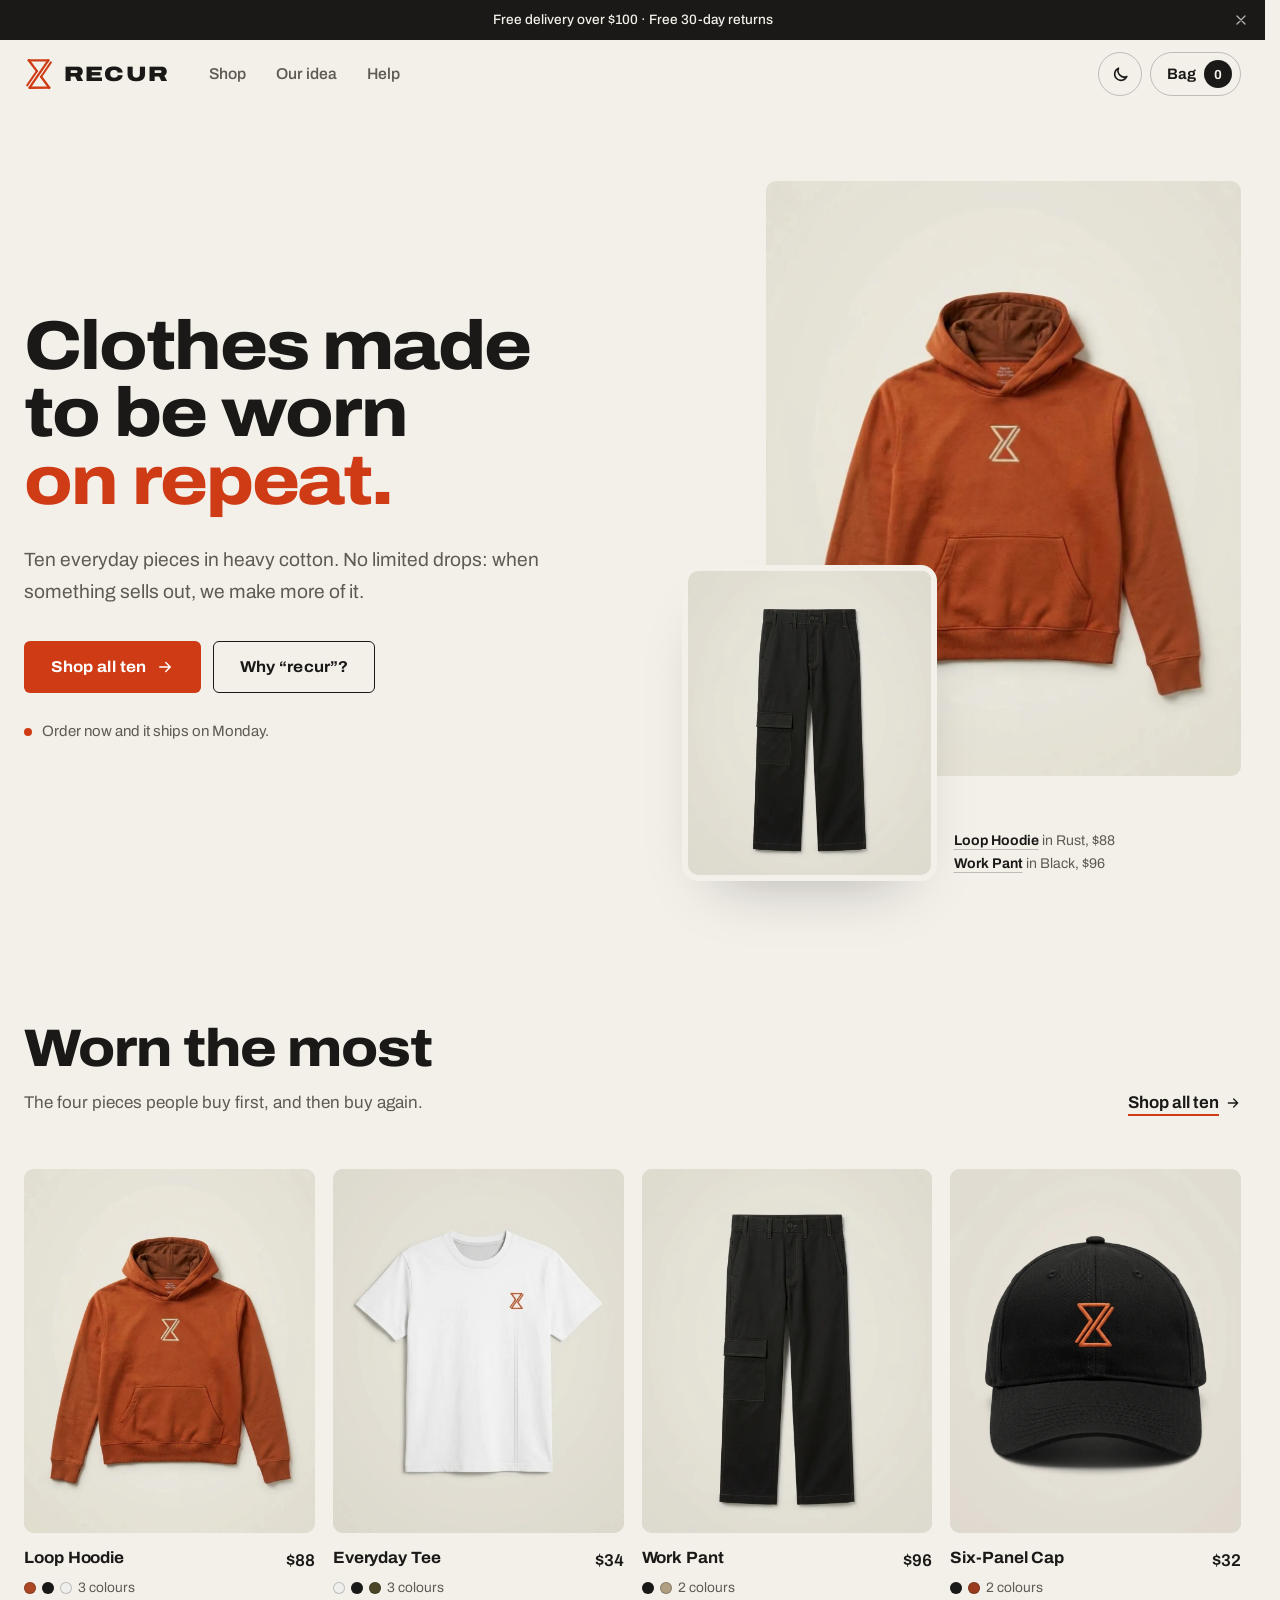
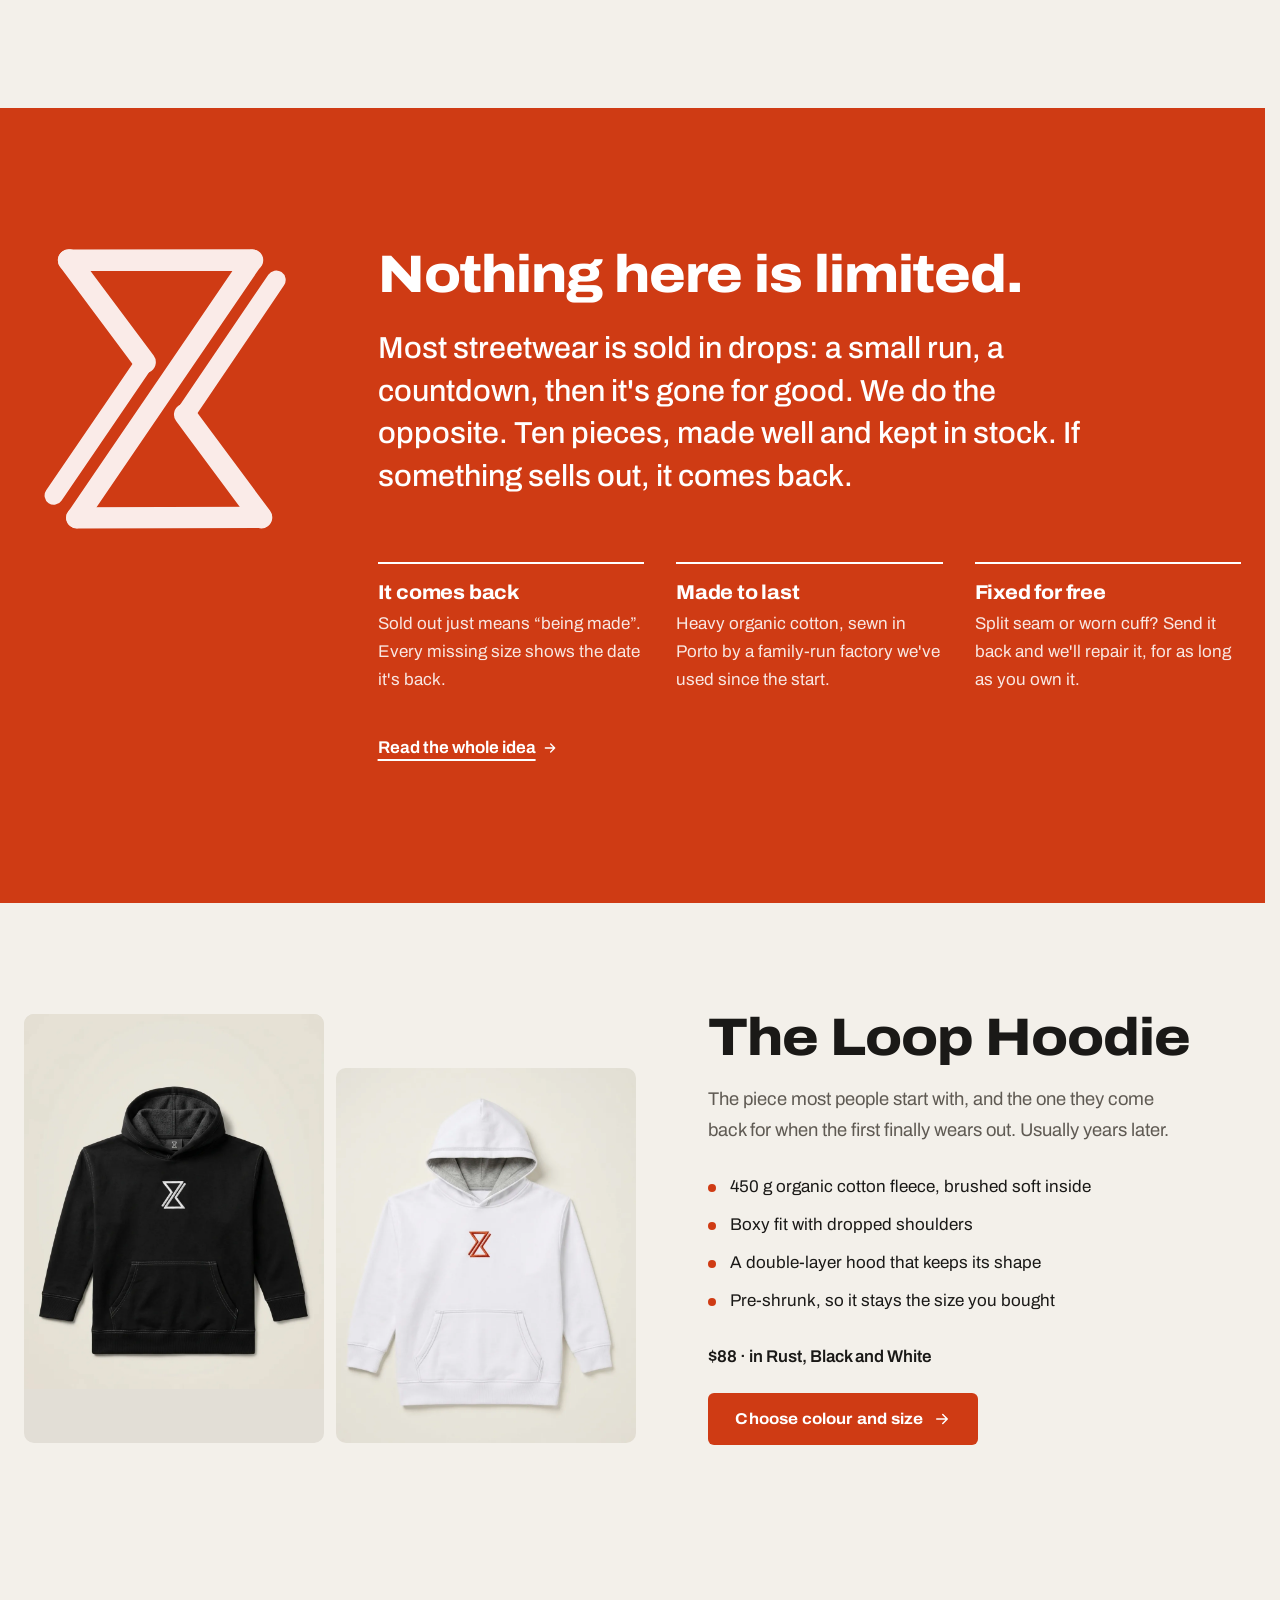
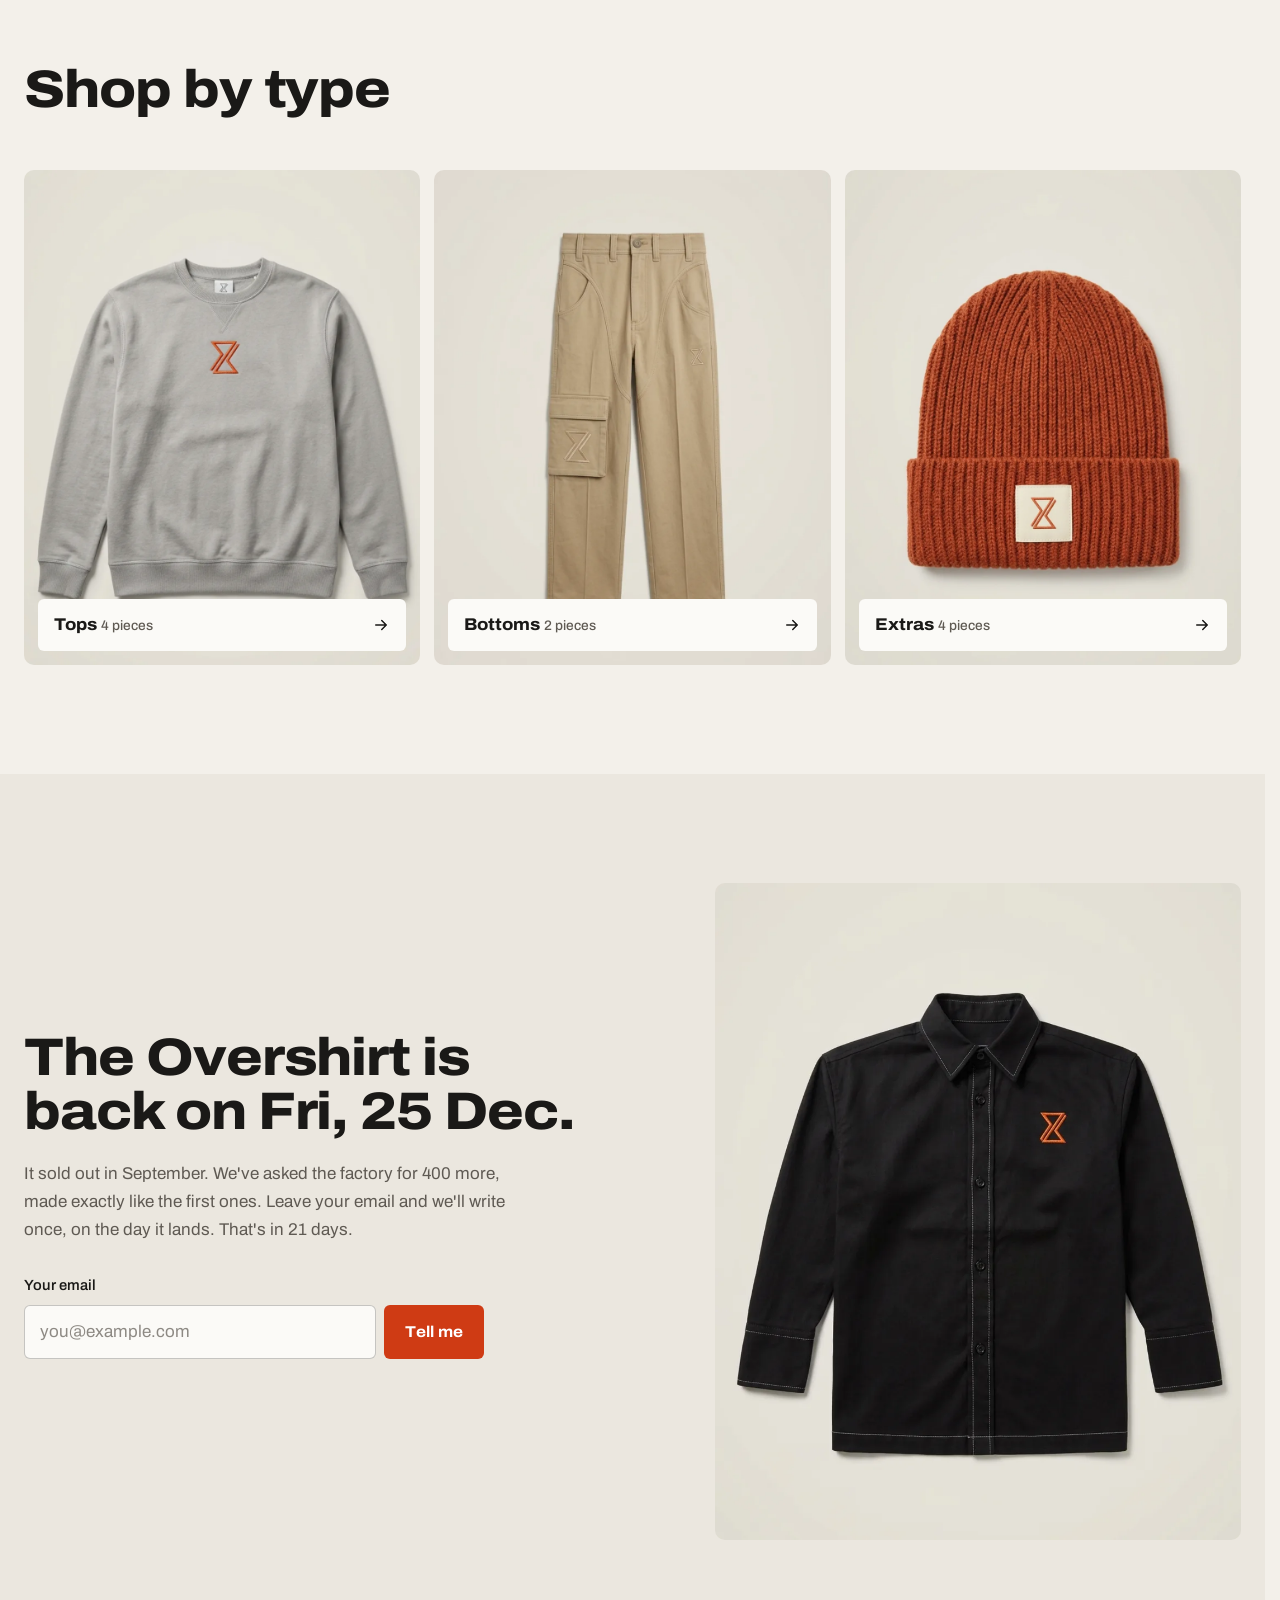
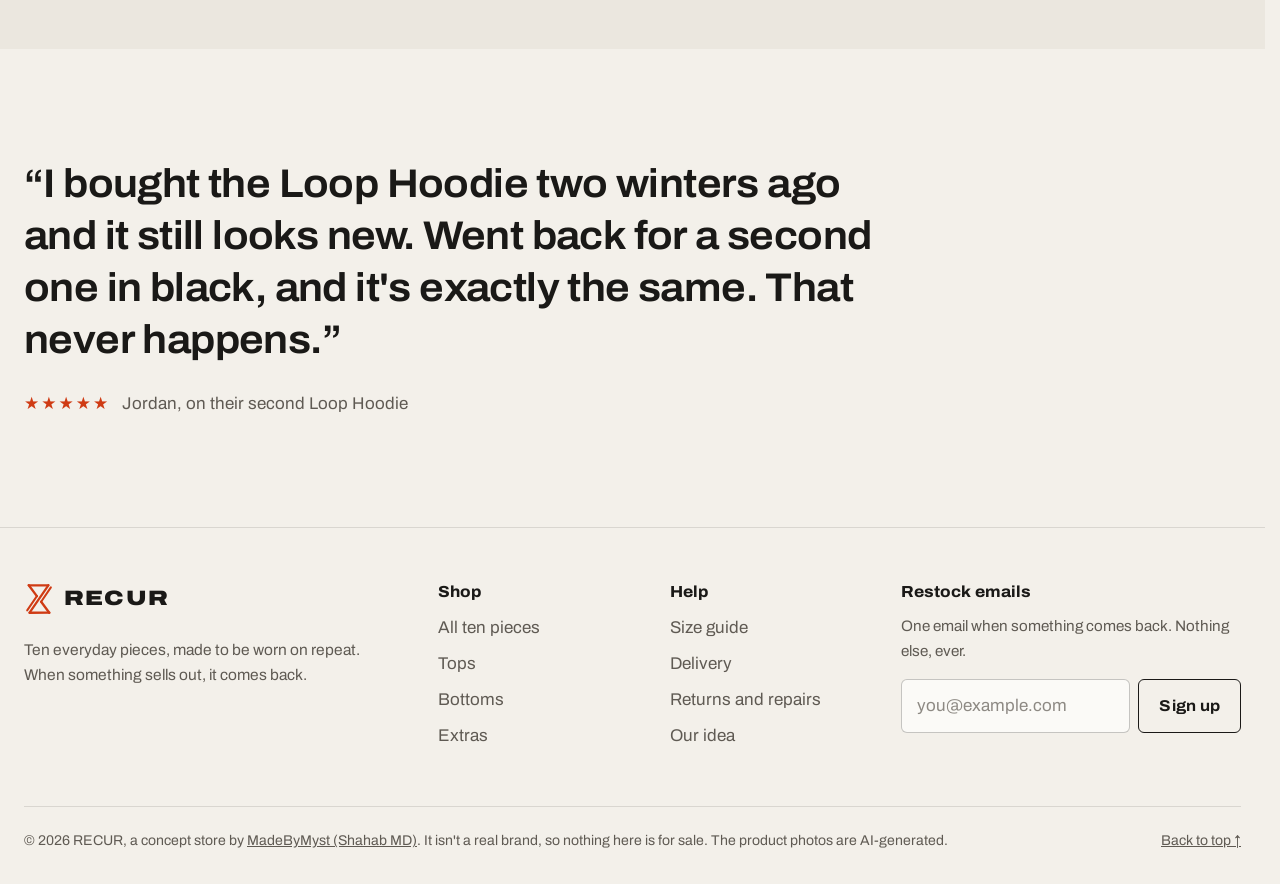
<file: index.html>
<!doctype html>
<html lang="en">
  <head>
    <meta charset="UTF-8" />
    <meta name="viewport" content="width=device-width, initial-scale=1.0" />
    <title>RECUR | Clothes made to be worn on repeat</title>
    <meta name="description" content="RECUR makes ten everyday pieces in heavy cotton, and keeps them in stock. A concept streetwear store by MadeByMyst." />
    <meta name="theme-color" content="#f3f0ea" />
    <link rel="canonical" href="https://madebymyst.github.io/recur/" />

    <!-- Link previews (WhatsApp, Instagram, LinkedIn, X...) -->
    <meta property="og:type" content="website" />
    <meta property="og:url" content="https://madebymyst.github.io/recur/" />
    <meta property="og:title" content="RECUR | Clothes made to be worn on repeat" />
    <meta
      property="og:description"
      content="A concept streetwear store by MadeByMyst, built in plain HTML, CSS and JavaScript."
    />
    <meta property="og:image" content="https://madebymyst.github.io/recur/assets/social-card.jpg" />
    <meta name="twitter:card" content="summary_large_image" />

    <link rel="icon" href="assets/favicon.svg" type="image/svg+xml" />
    <link rel="icon" href="assets/favicon.ico" sizes="32x32" />
    <link rel="apple-touch-icon" href="assets/apple-touch-icon.png" />
    <link rel="preconnect" href="https://fonts.googleapis.com" />
    <link rel="preconnect" href="https://fonts.gstatic.com" crossorigin />
    <link
      rel="stylesheet"
      href="https://fonts.googleapis.com/css2?family=Archivo:wdth,wght@62..125,100..900&display=swap"
    />
    <link rel="stylesheet" href="styles.css" />
    <script>
      // Before the page paints: pick the theme (a saved choice, or the system
      // setting) and hide the delivery bar if it was closed before
      (function () {
        var saved = null;
        try {
          saved = localStorage.getItem("recur-theme");
          if (localStorage.getItem("recur-notice") === "closed") {
            document.documentElement.classList.add("notice-closed");
          }
        } catch (e) {}
        var dark = saved
          ? saved === "dark"
          : window.matchMedia("(prefers-color-scheme: dark)").matches;
        document.documentElement.dataset.theme = dark ? "dark" : "light";
        document.documentElement.classList.add("js");
      })();
    </script>
    <script src="products.js" defer></script>
    <script src="script.js" defer></script>
    <script src="store.js" defer></script>
  </head>

  <body>
    <a class="skip-link" href="#main">Skip to content</a>

    <!-- The mark, drawn once and reused. It takes the colour of the text around it. -->
    <svg width="0" height="0" style="position: absolute" aria-hidden="true" focusable="false">
      <symbol id="lemni" viewBox="-0.5 -0.5 101 101">
        <g fill="none" stroke="currentColor" stroke-linecap="round" stroke-linejoin="round">
          <path stroke-width="6.63" d="M10.2 88.28 42.84 40.43" />
          <path stroke-width="7.89" d="M42.84 40.43 15.57 3.89" />
          <path stroke-width="7.75" d="M15.57 3.89 81.44 3.84" />
          <path stroke-width="7.49" d="M81.44 3.84 18.38 96.28" />
          <path stroke-width="7.6" d="M18.38 96.28 84.61 96.13" />
          <path stroke-width="7.89" d="M84.61 96.13 57.23 59.24" />
          <path stroke-width="6.83" d="M57.23 59.24 89.95 10.97" />
        </g>
      </symbol>
    </svg>

    <div class="notice">
      <p>Free delivery over $100 · Free 30-day returns</p>
      <button class="notice-close" type="button" aria-label="Close this message">
        <svg class="icon" viewBox="0 0 24 24" aria-hidden="true"><path d="M6 6l12 12M18 6 6 18" /></svg>
      </button>
    </div>

    <!-- HEADER -->
    <header class="site-header" id="top">
      <div class="container header-inner">
        <a class="brand" href="index.html" aria-label="RECUR, home">
          <svg class="lemni" viewBox="0 0 100 100" aria-hidden="true"><use href="#lemni" /></svg>
          <span class="wordmark">RECUR</span>
        </a>

        <nav class="site-nav" id="site-nav" aria-label="Main">
          <a href="shop.html">Shop</a>
          <a href="about.html">Our idea</a>
          <a href="help.html">Help</a>
        </nav>

        <div class="header-actions">
          <button class="icon-btn theme-toggle" type="button" aria-label="Switch to dark theme">
            <svg class="icon icon-moon" viewBox="0 0 24 24" aria-hidden="true">
              <path d="M20 14.5A8 8 0 0 1 9.5 4a8 8 0 1 0 10.5 10.5Z" />
            </svg>
            <svg class="icon icon-sun" viewBox="0 0 24 24" aria-hidden="true">
              <circle cx="12" cy="12" r="4" />
              <path d="M12 2.5v2M12 19.5v2M4.6 4.6 6 6M18 18l1.4 1.4M2.5 12h2M19.5 12h2M4.6 19.4 6 18M18 6l1.4-1.4" />
            </svg>
          </button>
          <button class="bag-toggle" type="button" aria-haspopup="dialog">
            Bag <span class="bag-count" data-bag-count>0</span>
          </button>
          <button
            class="menu-toggle"
            type="button"
            aria-expanded="false"
            aria-controls="site-nav"
          >
            <span class="visually-hidden">Menu</span>
            <span class="bar" aria-hidden="true"></span>
            <span class="bar" aria-hidden="true"></span>
          </button>
        </div>
      </div>
    </header>

    <main id="main">
      <!-- HERO -->
      <section class="hero" aria-labelledby="hero-title">
        <div class="container hero-grid">
          <div class="hero-copy">
            <h1 class="hero-title" id="hero-title">
              <span class="line"><span>Clothes made</span></span>
              <span class="line"><span>to be worn</span></span>
              <span class="line"><span class="accent">on repeat.</span></span>
            </h1>
            <p class="lead hero-fade">
              Ten everyday pieces in heavy cotton. No limited drops: when
              something sells out, we make more of it.
            </p>
            <div class="actions hero-fade">
              <a class="btn btn-primary" href="shop.html">Shop all ten <svg class="icon" viewBox="0 0 24 24" aria-hidden="true"><path d="M5 12h14M13 6l6 6-6 6" /></svg></a>
              <a class="btn btn-ghost" href="about.html">Why “recur”?</a>
            </div>
            <p class="ship-note hero-fade" data-ship-note>
              Orders placed before 2pm on a weekday ship the same day.
            </p>
          </div>

          <figure class="hero-visual">
            <a class="hero-main" href="shop.html#loop-hoodie" data-product="loop-hoodie" data-colour="rust">
              <img src="assets/products/loop-hoodie-rust.webp" alt="The Loop Hoodie in Rust, laid flat" width="960" height="1200" fetchpriority="high" />
            </a>
            <a class="hero-side" href="shop.html#work-pant" data-product="work-pant" data-colour="black">
              <img src="assets/products/work-pant-black.webp" alt="The Work Pant in Black, laid flat" width="960" height="1200"  />
            </a>
            <figcaption>
              <button type="button" data-product="loop-hoodie" data-colour="rust">Loop Hoodie</button>
              in Rust, $88<br />
              <button type="button" data-product="work-pant" data-colour="black">Work Pant</button>
              in Black, $96
            </figcaption>
          </figure>
        </div>
      </section>

      <!-- WORN THE MOST -->
      <section class="section" aria-labelledby="popular-title">
        <div class="container">
          <div class="section-top reveal">
            <div>
              <h2 id="popular-title">Worn the most</h2>
              <p>The four pieces people buy first, and then buy again.</p>
            </div>
            <a class="link" href="shop.html">Shop all ten <svg class="icon" viewBox="0 0 24 24" aria-hidden="true"><path d="M5 12h14M13 6l6 6-6 6" /></svg></a>
          </div>
          <ul
            class="product-grid stagger"
            data-products="loop-hoodie everyday-tee work-pant six-panel-cap"
          ></ul>
          <noscript><p>Turn on JavaScript to see the products and use the bag.</p></noscript>
        </div>
      </section>

      <!-- THE IDEA -->
      <section class="idea" aria-labelledby="idea-title">
        <div class="container idea-grid">
          <svg class="lemni idea-mark" viewBox="0 0 100 100" aria-hidden="true"><use href="#lemni" /></svg>
          <div class="reveal">
            <h2 id="idea-title">Nothing here is limited.</h2>
            <p class="statement">
              Most streetwear is sold in drops: a small run, a countdown, then
              it's gone for good. We do the opposite. Ten pieces, made well and
              kept in stock. If something sells out, it comes back.
            </p>
            <ul class="idea-points">
              <li>
                <h3>It comes back</h3>
                <p>
                  Sold out just means “being made”. Every missing size shows the
                  date it's back.
                </p>
              </li>
              <li>
                <h3>Made to last</h3>
                <p>
                  Heavy organic cotton, sewn in Porto by a family-run factory
                  we've used since the start.
                </p>
              </li>
              <li>
                <h3>Fixed for free</h3>
                <p>
                  Split seam or worn cuff? Send it back and we'll repair it, for
                  as long as you own it.
                </p>
              </li>
            </ul>
            <a class="link" href="about.html">Read the whole idea <svg class="icon" viewBox="0 0 24 24" aria-hidden="true"><path d="M5 12h14M13 6l6 6-6 6" /></svg></a>
          </div>
        </div>
      </section>

      <!-- ONE PIECE, UP CLOSE -->
      <section class="section" aria-labelledby="feature-title">
        <div class="container feature-grid">
          <div class="feature-media reveal">
            <a href="shop.html#loop-hoodie" data-product="loop-hoodie" data-colour="black">
              <img src="assets/products/loop-hoodie-black.webp" alt="The Loop Hoodie in Black" width="960" height="1200" loading="lazy" />
            </a>
            <a href="shop.html#loop-hoodie" data-product="loop-hoodie" data-colour="white">
              <img src="assets/products/loop-hoodie-white.webp" alt="The Loop Hoodie in White" width="960" height="1200" loading="lazy" />
            </a>
          </div>

          <div class="feature-text reveal">
            <h2 id="feature-title">The Loop Hoodie</h2>
            <p class="feature-lead">
              The piece most people start with, and the one they come back for
              when the first finally wears out. Usually years later.
            </p>
            <ul class="dot-list">
              <li>450 g organic cotton fleece, brushed soft inside</li>
              <li>Boxy fit with dropped shoulders</li>
              <li>A double-layer hood that keeps its shape</li>
              <li>Pre-shrunk, so it stays the size you bought</li>
            </ul>
            <p class="feature-price">$88 · in Rust, Black and White</p>
            <button class="btn btn-primary" type="button" data-product="loop-hoodie">
              Choose colour and size <svg class="icon" viewBox="0 0 24 24" aria-hidden="true"><path d="M5 12h14M13 6l6 6-6 6" /></svg>
            </button>
          </div>
        </div>
      </section>

      <!-- SHOP BY TYPE -->
      <section class="section" aria-labelledby="types-title">
        <div class="container">
          <div class="section-top reveal">
            <h2 id="types-title">Shop by type</h2>
          </div>
          <div class="category-grid stagger">
            <a class="category" href="shop.html?type=tops">
              <img src="assets/products/heavy-crew-grey.webp" alt="" width="960" height="1200" loading="lazy" />
              <span class="category-label">
                <span>Tops <small>4 pieces</small></span>
                <svg class="icon" viewBox="0 0 24 24" aria-hidden="true"><path d="M5 12h14M13 6l6 6-6 6" /></svg>
              </span>
            </a>
            <a class="category" href="shop.html?type=bottoms">
              <img src="assets/products/work-pant-stone.webp" alt="" width="960" height="1200" loading="lazy" />
              <span class="category-label">
                <span>Bottoms <small>2 pieces</small></span>
                <svg class="icon" viewBox="0 0 24 24" aria-hidden="true"><path d="M5 12h14M13 6l6 6-6 6" /></svg>
              </span>
            </a>
            <a class="category" href="shop.html?type=extras">
              <img src="assets/products/rib-beanie-rust.webp" alt="" width="960" height="1200" loading="lazy" />
              <span class="category-label">
                <span>Extras <small>4 pieces</small></span>
                <svg class="icon" viewBox="0 0 24 24" aria-hidden="true"><path d="M5 12h14M13 6l6 6-6 6" /></svg>
              </span>
            </a>
          </div>
        </div>
      </section>

      <!-- BACK SOON -->
      <section class="section back-soon" aria-labelledby="back-title">
        <div class="container back-grid">
          <div class="back-text reveal">
            <h2 id="back-title">
              The Overshirt is back
              <span data-restock="overshirt">soon</span>.
            </h2>
            <p>
              It sold out in September. We've asked the factory for 400 more,
              made exactly like the first ones. Leave your email and we'll write
              once, on the day it lands.
              <span data-restock-in="overshirt"></span>
            </p>
            <form class="alert-form" data-alert-form>
              <label for="back-email">Your email</label>
              <div class="alert-row">
                <input
                  id="back-email"
                  type="email"
                  name="email"
                  autocomplete="email"
                  placeholder="you@example.com"
                  required
                />
                <button class="btn btn-primary" type="submit">Tell me</button>
              </div>
              <p class="form-status" role="status" aria-live="polite"></p>
            </form>
          </div>
          <a class="back-media reveal" href="shop.html#overshirt" data-product="overshirt">
            <img src="assets/products/overshirt-black.webp" alt="The Overshirt in Black, laid flat" width="960" height="1200" loading="lazy" />
          </a>
        </div>
      </section>

      <!-- ONE CUSTOMER -->
      <section class="section" aria-label="What a customer says">
        <div class="container">
          <figure class="quote reveal">
            <blockquote>
              <p>
                “I bought the Loop Hoodie two winters ago and it still looks
                new. Went back for a second one in black, and it's exactly the
                same. That never happens.”
              </p>
            </blockquote>
            <figcaption>
              <span class="stars" role="img" aria-label="5 out of 5 stars">★★★★★</span>
              Jordan, on their second Loop Hoodie
            </figcaption>
          </figure>
        </div>
      </section>
    </main>

    <!-- FOOTER -->
    <footer class="site-footer">
      <div class="container footer-top">
        <div class="footer-brand">
          <a class="brand" href="index.html" aria-label="RECUR, home">
            <svg class="lemni" viewBox="0 0 100 100" aria-hidden="true"><use href="#lemni" /></svg>
            <span class="wordmark">RECUR</span>
          </a>
          <p>
            Ten everyday pieces, made to be worn on repeat. When something sells
            out, it comes back.
          </p>
        </div>

        <nav class="footer-col" aria-label="Shop">
          <h2>Shop</h2>
          <ul>
            <li><a href="shop.html">All ten pieces</a></li>
            <li><a href="shop.html?type=tops">Tops</a></li>
            <li><a href="shop.html?type=bottoms">Bottoms</a></li>
            <li><a href="shop.html?type=extras">Extras</a></li>
          </ul>
        </nav>

        <nav class="footer-col" aria-label="Help">
          <h2>Help</h2>
          <ul>
            <li><a href="help.html#sizes">Size guide</a></li>
            <li><a href="help.html#delivery">Delivery</a></li>
            <li><a href="help.html#returns">Returns and repairs</a></li>
            <li><a href="about.html">Our idea</a></li>
          </ul>
        </nav>

        <div class="footer-col">
          <h2>Restock emails</h2>
          <p>One email when something comes back. Nothing else, ever.</p>
          <form class="alert-form" data-alert-form>
            <label class="visually-hidden" for="footer-email">Your email</label>
            <div class="alert-row">
              <input
                id="footer-email"
                type="email"
                name="email"
                autocomplete="email"
                placeholder="you@example.com"
                required
              />
              <button class="btn btn-ghost" type="submit">Sign up</button>
            </div>
            <p class="form-status" role="status" aria-live="polite"></p>
          </form>
        </div>
      </div>

      <div class="container footer-bottom">
        <p>
          &copy; <span data-year>2026</span> RECUR, a concept store by
          <a href="https://madebymyst.github.io/">MadeByMyst (Shahab MD)</a>. It
          isn't a real brand, so nothing here is for sale. The product photos
          are AI-generated.
        </p>
        <a href="#top">Back to top ↑</a>
      </div>
    </footer>
  </body>
</html>
</file>
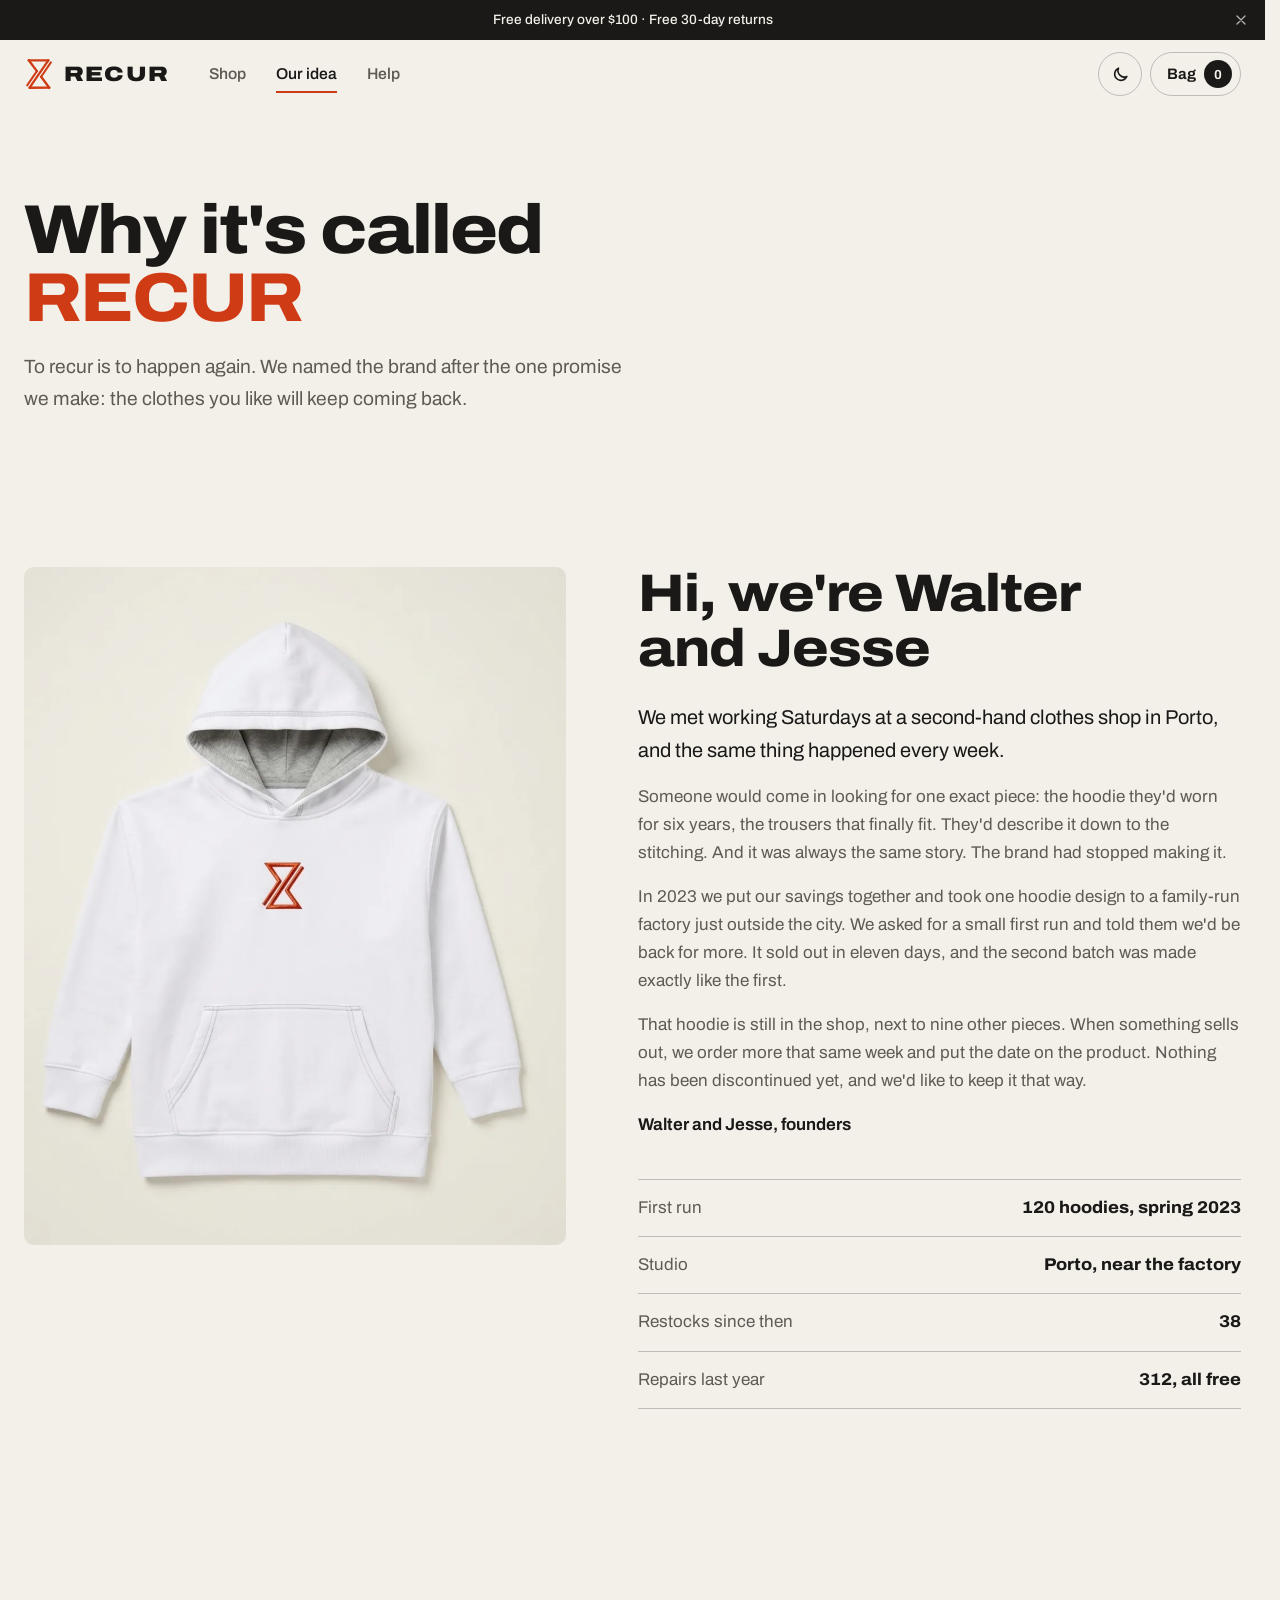
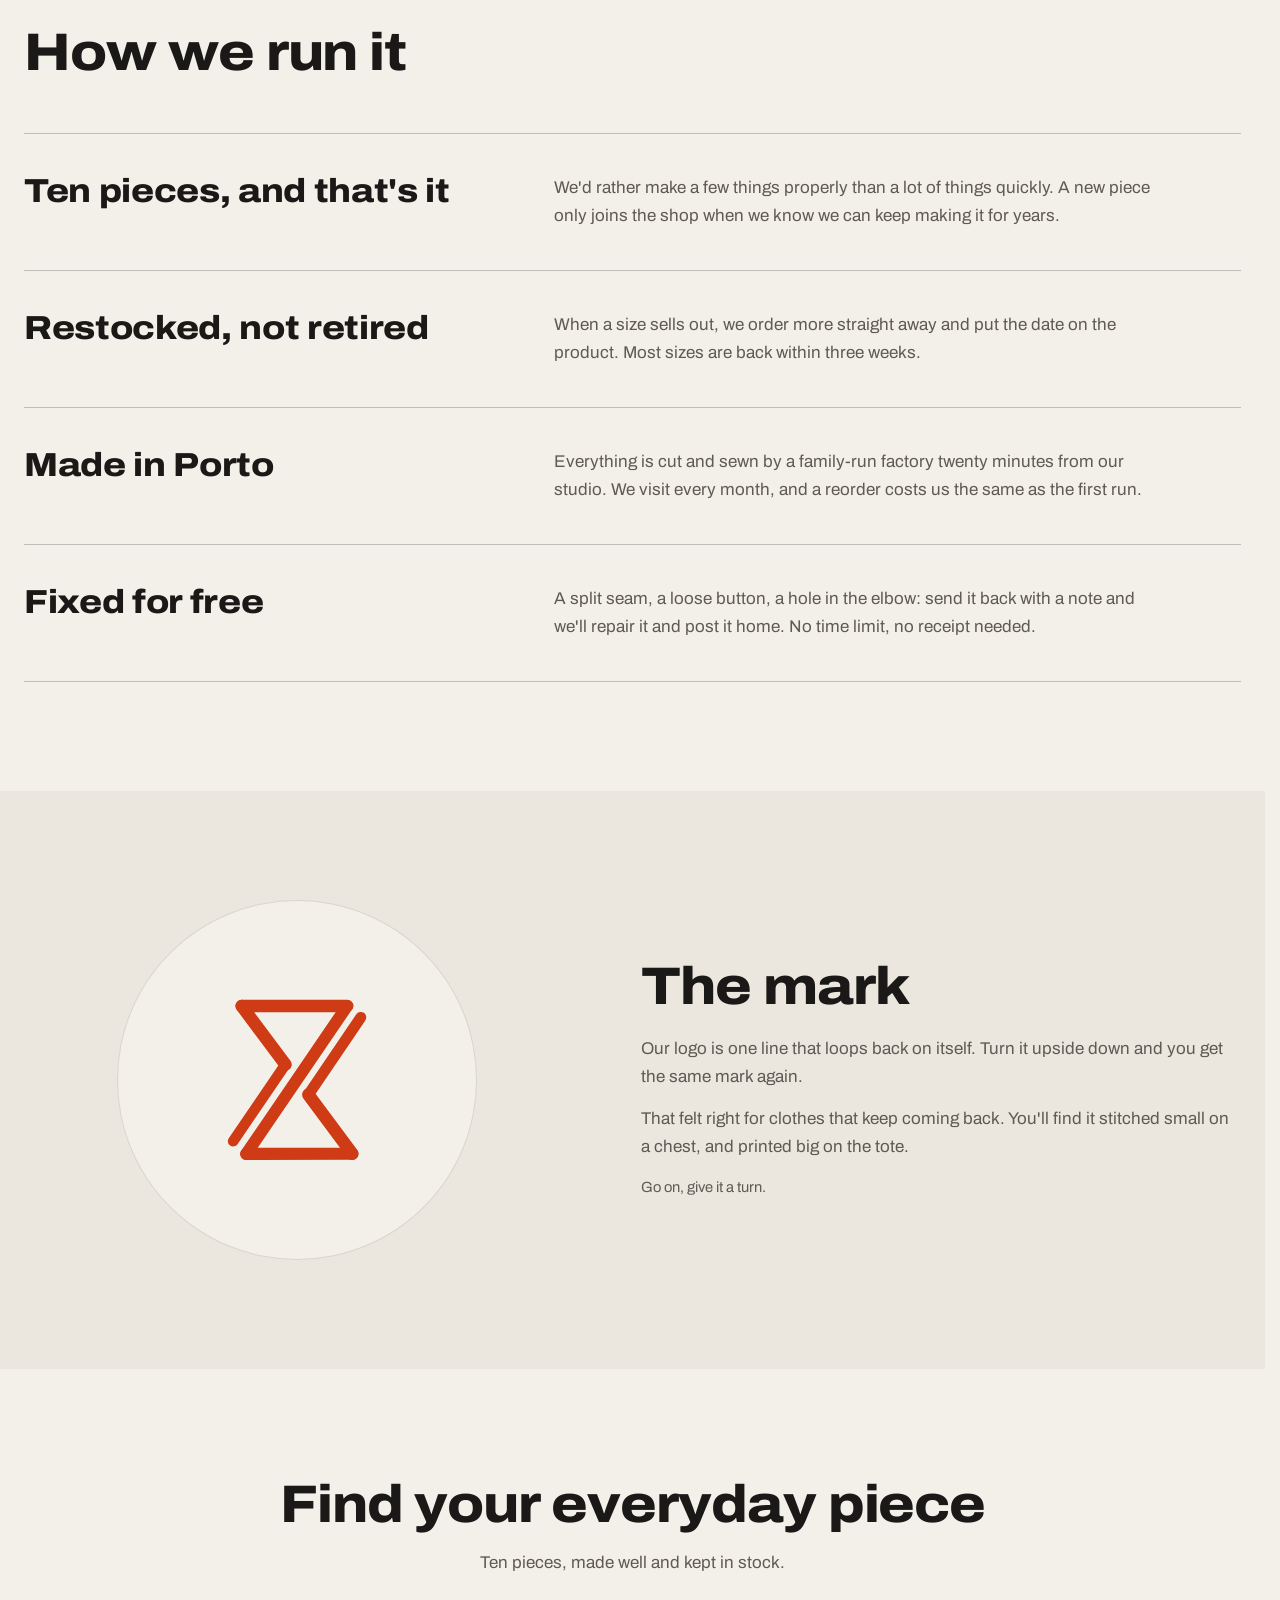
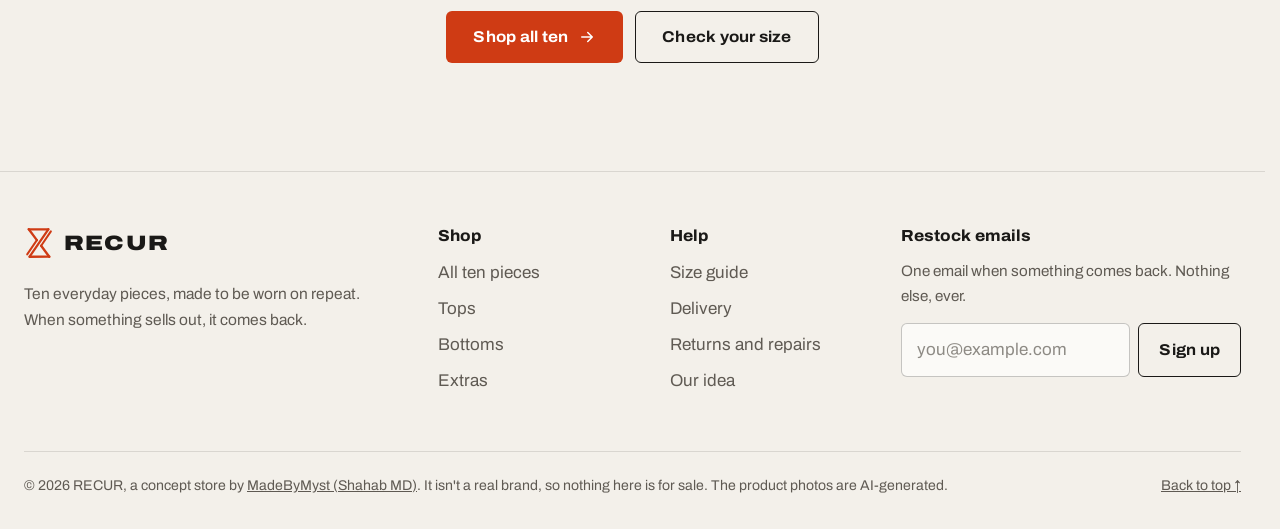
<file: about.html>
<!doctype html>
<html lang="en">
  <head>
    <meta charset="UTF-8" />
    <meta name="viewport" content="width=device-width, initial-scale=1.0" />
    <title>Our idea | RECUR</title>
    <meta name="description" content="Why RECUR keeps every piece in stock, where it's made, and why it's called RECUR." />
    <meta name="theme-color" content="#f3f0ea" />
    <link rel="canonical" href="https://madebymyst.github.io/recur/about.html" />

    <!-- Link previews (WhatsApp, Instagram, LinkedIn, X...) -->
    <meta property="og:type" content="website" />
    <meta property="og:url" content="https://madebymyst.github.io/recur/about.html" />
    <meta property="og:title" content="Our idea | RECUR" />
    <meta
      property="og:description"
      content="A concept streetwear store by MadeByMyst, built in plain HTML, CSS and JavaScript."
    />
    <meta property="og:image" content="https://madebymyst.github.io/recur/assets/social-card.jpg" />
    <meta name="twitter:card" content="summary_large_image" />

    <link rel="icon" href="assets/favicon.svg" type="image/svg+xml" />
    <link rel="icon" href="assets/favicon.ico" sizes="32x32" />
    <link rel="apple-touch-icon" href="assets/apple-touch-icon.png" />
    <link rel="preconnect" href="https://fonts.googleapis.com" />
    <link rel="preconnect" href="https://fonts.gstatic.com" crossorigin />
    <link
      rel="stylesheet"
      href="https://fonts.googleapis.com/css2?family=Archivo:wdth,wght@62..125,100..900&display=swap"
    />
    <link rel="stylesheet" href="styles.css" />
    <script>
      // Before the page paints: pick the theme (a saved choice, or the system
      // setting) and hide the delivery bar if it was closed before
      (function () {
        var saved = null;
        try {
          saved = localStorage.getItem("recur-theme");
          if (localStorage.getItem("recur-notice") === "closed") {
            document.documentElement.classList.add("notice-closed");
          }
        } catch (e) {}
        var dark = saved
          ? saved === "dark"
          : window.matchMedia("(prefers-color-scheme: dark)").matches;
        document.documentElement.dataset.theme = dark ? "dark" : "light";
        document.documentElement.classList.add("js");
      })();
    </script>
    <script src="products.js" defer></script>
    <script src="script.js" defer></script>
    <script src="store.js" defer></script>
  </head>

  <body>
    <a class="skip-link" href="#main">Skip to content</a>

    <!-- The mark, drawn once and reused. It takes the colour of the text around it. -->
    <svg width="0" height="0" style="position: absolute" aria-hidden="true" focusable="false">
      <symbol id="lemni" viewBox="-0.5 -0.5 101 101">
        <g fill="none" stroke="currentColor" stroke-linecap="round" stroke-linejoin="round">
          <path stroke-width="6.63" d="M10.2 88.28 42.84 40.43" />
          <path stroke-width="7.89" d="M42.84 40.43 15.57 3.89" />
          <path stroke-width="7.75" d="M15.57 3.89 81.44 3.84" />
          <path stroke-width="7.49" d="M81.44 3.84 18.38 96.28" />
          <path stroke-width="7.6" d="M18.38 96.28 84.61 96.13" />
          <path stroke-width="7.89" d="M84.61 96.13 57.23 59.24" />
          <path stroke-width="6.83" d="M57.23 59.24 89.95 10.97" />
        </g>
      </symbol>
    </svg>

    <div class="notice">
      <p>Free delivery over $100 · Free 30-day returns</p>
      <button class="notice-close" type="button" aria-label="Close this message">
        <svg class="icon" viewBox="0 0 24 24" aria-hidden="true"><path d="M6 6l12 12M18 6 6 18" /></svg>
      </button>
    </div>

    <!-- HEADER -->
    <header class="site-header" id="top">
      <div class="container header-inner">
        <a class="brand" href="index.html" aria-label="RECUR, home">
          <svg class="lemni" viewBox="0 0 100 100" aria-hidden="true"><use href="#lemni" /></svg>
          <span class="wordmark">RECUR</span>
        </a>

        <nav class="site-nav" id="site-nav" aria-label="Main">
          <a href="shop.html">Shop</a>
          <a href="about.html" aria-current="page">Our idea</a>
          <a href="help.html">Help</a>
        </nav>

        <div class="header-actions">
          <button class="icon-btn theme-toggle" type="button" aria-label="Switch to dark theme">
            <svg class="icon icon-moon" viewBox="0 0 24 24" aria-hidden="true">
              <path d="M20 14.5A8 8 0 0 1 9.5 4a8 8 0 1 0 10.5 10.5Z" />
            </svg>
            <svg class="icon icon-sun" viewBox="0 0 24 24" aria-hidden="true">
              <circle cx="12" cy="12" r="4" />
              <path d="M12 2.5v2M12 19.5v2M4.6 4.6 6 6M18 18l1.4 1.4M2.5 12h2M19.5 12h2M4.6 19.4 6 18M18 6l1.4-1.4" />
            </svg>
          </button>
          <button class="bag-toggle" type="button" aria-haspopup="dialog">
            Bag <span class="bag-count" data-bag-count>0</span>
          </button>
          <button
            class="menu-toggle"
            type="button"
            aria-expanded="false"
            aria-controls="site-nav"
          >
            <span class="visually-hidden">Menu</span>
            <span class="bar" aria-hidden="true"></span>
            <span class="bar" aria-hidden="true"></span>
          </button>
        </div>
      </div>
    </header>

    <main id="main">
      <section class="page-top" aria-labelledby="about-title">
        <div class="container">
          <h1 class="hero-title" id="about-title">
            <span class="line"><span>Why it's called</span></span>
            <span class="line"><span class="accent">RECUR</span></span>
          </h1>
          <p class="lead hero-fade">
            To recur is to happen again. We named the brand after the one
            promise we make: the clothes you like will keep coming back.
          </p>
        </div>
      </section>

      <!-- A NOTE FROM THE FOUNDERS -->
      <section class="section" aria-labelledby="note-title">
        <div class="container note-grid">
          <figure class="note-photo reveal">
            <img src="assets/products/loop-hoodie-white.webp" alt="The Loop Hoodie in White, laid flat" width="960" height="1200" loading="lazy" />
          </figure>

          <div class="note-text reveal">
            <h2 id="note-title">Hi, we're Walter and Jesse</h2>
            <p class="note-lead">
              We met working Saturdays at a second-hand clothes shop in Porto,
              and the same thing happened every week.
            </p>
            <p>
              Someone would come in looking for one exact piece: the hoodie
              they'd worn for six years, the trousers that finally fit. They'd
              describe it down to the stitching. And it was always the same
              story. The brand had stopped making it.
            </p>
            <p>
              In 2023 we put our savings together and took one hoodie design to
              a family-run factory just outside the city. We asked for a small
              first run and told them we'd be back for more. It sold out in
              eleven days, and the second batch was made exactly like the first.
            </p>
            <p>
              That hoodie is still in the shop, next to nine other pieces. When
              something sells out, we order more that same week and put the
              date on the product. Nothing has been discontinued yet, and we'd
              like to keep it that way.
            </p>
            <p class="note-sign">Walter and Jesse, founders</p>

            <dl class="facts">
              <div>
                <dt>First run</dt>
                <dd>120 hoodies, spring 2023</dd>
              </div>
              <div>
                <dt>Studio</dt>
                <dd>Porto, near the factory</dd>
              </div>
              <div>
                <dt>Restocks since then</dt>
                <dd>38</dd>
              </div>
              <div>
                <dt>Repairs last year</dt>
                <dd>312, all free</dd>
              </div>
            </dl>
          </div>
        </div>
      </section>

      <!-- HOW IT WORKS -->
      <section class="section" aria-labelledby="how-title">
        <div class="container">
          <div class="section-top reveal">
            <h2 id="how-title">How we run it</h2>
          </div>
          <div class="principles stagger">
            <div class="principle">
              <h3>Ten pieces, and that's it</h3>
              <p>
                We'd rather make a few things properly than a lot of things
                quickly. A new piece only joins the shop when we know we can
                keep making it for years.
              </p>
            </div>
            <div class="principle">
              <h3>Restocked, not retired</h3>
              <p>
                When a size sells out, we order more straight away and put the
                date on the product. Most sizes are back within three weeks.
              </p>
            </div>
            <div class="principle">
              <h3>Made in Porto</h3>
              <p>
                Everything is cut and sewn by a family-run factory twenty
                minutes from our studio. We visit every month, and a reorder
                costs us the same as the first run.
              </p>
            </div>
            <div class="principle">
              <h3>Fixed for free</h3>
              <p>
                A split seam, a loose button, a hole in the elbow: send it back
                with a note and we'll repair it and post it home. No time
                limit, no receipt needed.
              </p>
            </div>
          </div>
        </div>
      </section>

      <!-- THE MARK -->
      <section class="section mark-section" aria-labelledby="mark-title">
        <div class="container mark-grid">
          <button class="mark-turn reveal" type="button" aria-label="Turn the mark over">
            <svg class="lemni" viewBox="0 0 100 100" aria-hidden="true"><use href="#lemni" /></svg>
          </button>
          <div class="mark-text reveal">
            <h2 id="mark-title">The mark</h2>
            <p>
              Our logo is one line that loops back on itself. Turn it upside
              down and you get the same mark again.
            </p>
            <p>
              That felt right for clothes that keep coming back. You'll find it
              stitched small on a chest, and printed big on the tote.
            </p>
            <p class="mark-hint">Go on, give it a turn.</p>
          </div>
        </div>
      </section>

      <section class="section closing" aria-labelledby="closing-title">
        <div class="container reveal">
          <h2 id="closing-title">Find your everyday piece</h2>
          <p>Ten pieces, made well and kept in stock.</p>
          <div class="actions">
            <a class="btn btn-primary" href="shop.html">Shop all ten <svg class="icon" viewBox="0 0 24 24" aria-hidden="true"><path d="M5 12h14M13 6l6 6-6 6" /></svg></a>
            <a class="btn btn-ghost" href="help.html#sizes">Check your size</a>
          </div>
        </div>
      </section>
    </main>

    <!-- FOOTER -->
    <footer class="site-footer">
      <div class="container footer-top">
        <div class="footer-brand">
          <a class="brand" href="index.html" aria-label="RECUR, home">
            <svg class="lemni" viewBox="0 0 100 100" aria-hidden="true"><use href="#lemni" /></svg>
            <span class="wordmark">RECUR</span>
          </a>
          <p>
            Ten everyday pieces, made to be worn on repeat. When something sells
            out, it comes back.
          </p>
        </div>

        <nav class="footer-col" aria-label="Shop">
          <h2>Shop</h2>
          <ul>
            <li><a href="shop.html">All ten pieces</a></li>
            <li><a href="shop.html?type=tops">Tops</a></li>
            <li><a href="shop.html?type=bottoms">Bottoms</a></li>
            <li><a href="shop.html?type=extras">Extras</a></li>
          </ul>
        </nav>

        <nav class="footer-col" aria-label="Help">
          <h2>Help</h2>
          <ul>
            <li><a href="help.html#sizes">Size guide</a></li>
            <li><a href="help.html#delivery">Delivery</a></li>
            <li><a href="help.html#returns">Returns and repairs</a></li>
            <li><a href="about.html">Our idea</a></li>
          </ul>
        </nav>

        <div class="footer-col">
          <h2>Restock emails</h2>
          <p>One email when something comes back. Nothing else, ever.</p>
          <form class="alert-form" data-alert-form>
            <label class="visually-hidden" for="footer-email">Your email</label>
            <div class="alert-row">
              <input
                id="footer-email"
                type="email"
                name="email"
                autocomplete="email"
                placeholder="you@example.com"
                required
              />
              <button class="btn btn-ghost" type="submit">Sign up</button>
            </div>
            <p class="form-status" role="status" aria-live="polite"></p>
          </form>
        </div>
      </div>

      <div class="container footer-bottom">
        <p>
          &copy; <span data-year>2026</span> RECUR, a concept store by
          <a href="https://madebymyst.github.io/">MadeByMyst (Shahab MD)</a>. It
          isn't a real brand, so nothing here is for sale. The product photos
          are AI-generated.
        </p>
        <a href="#top">Back to top ↑</a>
      </div>
    </footer>
  </body>
</html>
</file>
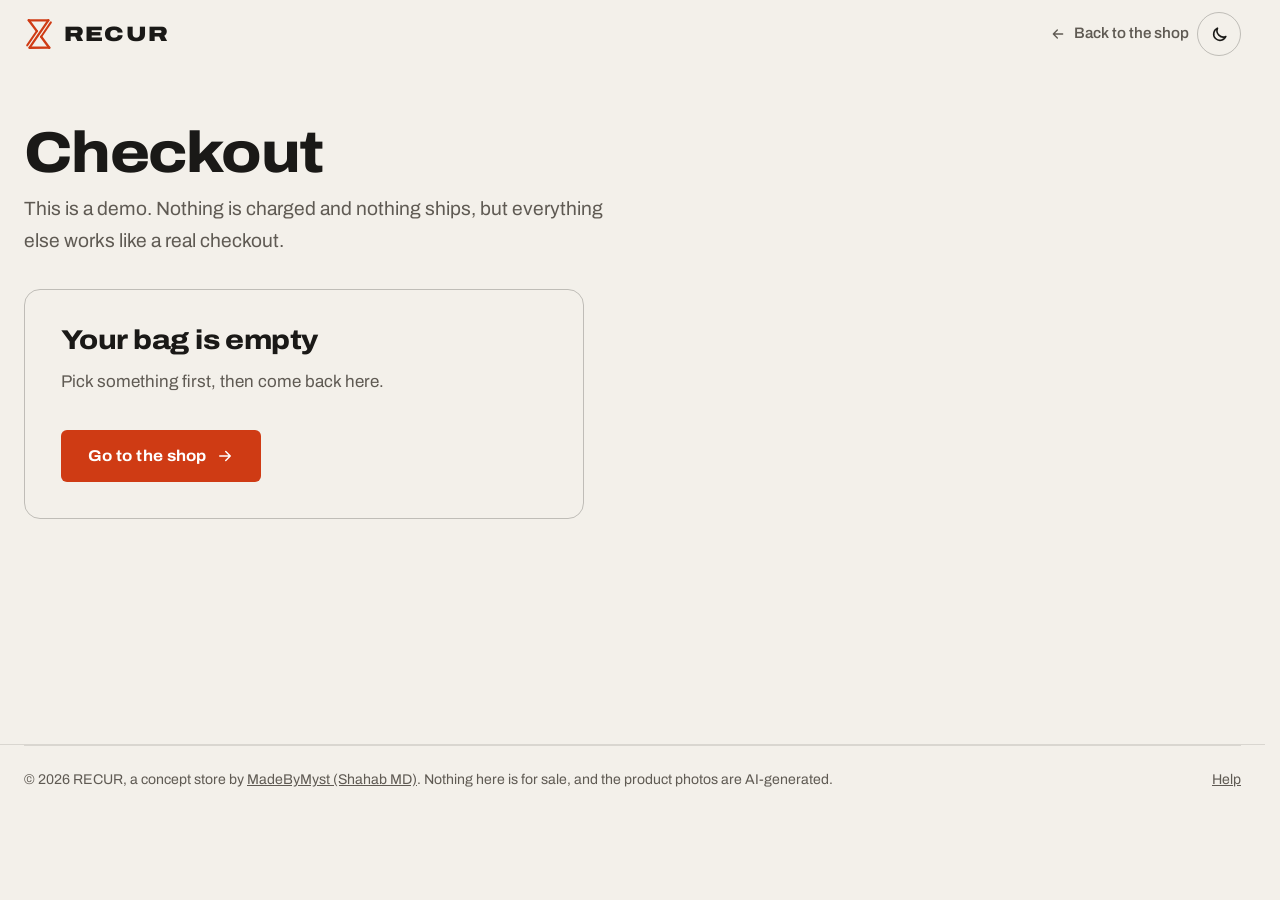
<file: checkout.html>
<!doctype html>
<html lang="en">
  <head>
    <meta charset="UTF-8" />
    <meta name="viewport" content="width=device-width, initial-scale=1.0" />
    <title>Checkout | RECUR</title>
    <meta name="description" content="Checkout for RECUR, a concept streetwear store. A demo: nothing is charged." />
    <meta name="theme-color" content="#f3f0ea" />
    <link rel="canonical" href="https://madebymyst.github.io/recur/checkout.html" />

    <!-- Link previews (WhatsApp, Instagram, LinkedIn, X...) -->
    <meta property="og:type" content="website" />
    <meta property="og:url" content="https://madebymyst.github.io/recur/checkout.html" />
    <meta property="og:title" content="Checkout | RECUR" />
    <meta
      property="og:description"
      content="A concept streetwear store by MadeByMyst, built in plain HTML, CSS and JavaScript."
    />
    <meta property="og:image" content="https://madebymyst.github.io/recur/assets/social-card.jpg" />
    <meta name="twitter:card" content="summary_large_image" />

    <link rel="icon" href="assets/favicon.svg" type="image/svg+xml" />
    <link rel="icon" href="assets/favicon.ico" sizes="32x32" />
    <link rel="apple-touch-icon" href="assets/apple-touch-icon.png" />
    <link rel="preconnect" href="https://fonts.googleapis.com" />
    <link rel="preconnect" href="https://fonts.gstatic.com" crossorigin />
    <link
      rel="stylesheet"
      href="https://fonts.googleapis.com/css2?family=Archivo:wdth,wght@62..125,100..900&display=swap"
    />
    <link rel="stylesheet" href="styles.css" />
    <script>
      // Before the page paints: pick the theme (a saved choice, or the system
      // setting) and hide the delivery bar if it was closed before
      (function () {
        var saved = null;
        try {
          saved = localStorage.getItem("recur-theme");
          if (localStorage.getItem("recur-notice") === "closed") {
            document.documentElement.classList.add("notice-closed");
          }
        } catch (e) {}
        var dark = saved
          ? saved === "dark"
          : window.matchMedia("(prefers-color-scheme: dark)").matches;
        document.documentElement.dataset.theme = dark ? "dark" : "light";
        document.documentElement.classList.add("js");
      })();
    </script>
    <script src="products.js" defer></script>
    <script src="script.js" defer></script>
    <script src="store.js" defer></script>
  </head>

  <body>
    <a class="skip-link" href="#main">Skip to content</a>

    <!-- The mark, drawn once and reused. It takes the colour of the text around it. -->
    <svg width="0" height="0" style="position: absolute" aria-hidden="true" focusable="false">
      <symbol id="lemni" viewBox="-0.5 -0.5 101 101">
        <g fill="none" stroke="currentColor" stroke-linecap="round" stroke-linejoin="round">
          <path stroke-width="6.63" d="M10.2 88.28 42.84 40.43" />
          <path stroke-width="7.89" d="M42.84 40.43 15.57 3.89" />
          <path stroke-width="7.75" d="M15.57 3.89 81.44 3.84" />
          <path stroke-width="7.49" d="M81.44 3.84 18.38 96.28" />
          <path stroke-width="7.6" d="M18.38 96.28 84.61 96.13" />
          <path stroke-width="7.89" d="M84.61 96.13 57.23 59.24" />
          <path stroke-width="6.83" d="M57.23 59.24 89.95 10.97" />
        </g>
      </symbol>
    </svg>

    <!-- HEADER (a quieter one, without the menu) -->
    <header class="site-header checkout-header" id="top">
      <div class="container header-inner">
        <a class="brand" href="index.html" aria-label="RECUR, home">
          <svg class="lemni" viewBox="0 0 100 100" aria-hidden="true"><use href="#lemni" /></svg>
          <span class="wordmark">RECUR</span>
        </a>
        <div class="header-actions">
          <a class="checkout-back" href="shop.html"><svg class="icon" viewBox="0 0 24 24" aria-hidden="true"><path d="M19 12H5M11 6l-6 6 6 6" /></svg> Back to the shop</a>
          <button class="icon-btn theme-toggle" type="button" aria-label="Switch to dark theme">
            <svg class="icon icon-moon" viewBox="0 0 24 24" aria-hidden="true">
              <path d="M20 14.5A8 8 0 0 1 9.5 4a8 8 0 1 0 10.5 10.5Z" />
            </svg>
            <svg class="icon icon-sun" viewBox="0 0 24 24" aria-hidden="true">
              <circle cx="12" cy="12" r="4" />
              <path d="M12 2.5v2M12 19.5v2M4.6 4.6 6 6M18 18l1.4 1.4M2.5 12h2M19.5 12h2M4.6 19.4 6 18M18 6l1.4-1.4" />
            </svg>
          </button>
        </div>
      </div>
    </header>

    <main id="main" class="checkout">
      <div class="container" data-checkout>
        <div class="checkout-intro">
          <h1>Checkout</h1>
          <p class="lead">
            This is a demo. Nothing is charged and nothing ships, but
            everything else works like a real checkout.
          </p>
          <noscript><p>The checkout needs JavaScript to read your bag.</p></noscript>
        </div>

        <div class="checkout-empty" hidden>
          <h2>Your bag is empty</h2>
          <p>Pick something first, then come back here.</p>
          <div class="actions">
            <a class="btn btn-primary" href="shop.html">Go to the shop <svg class="icon" viewBox="0 0 24 24" aria-hidden="true"><path d="M5 12h14M13 6l6 6-6 6" /></svg></a>
          </div>
        </div>

        <div class="checkout-grid">
          <form class="checkout-form">
            <fieldset>
              <legend>Contact</legend>
              <div class="field">
                <label for="co-email">Email</label>
                <input id="co-email" name="email" type="email" autocomplete="email" placeholder="you@example.com" required />
              </div>
            </fieldset>

            <fieldset>
              <legend>Delivery address</legend>
              <div class="field">
                <label for="co-name">Full name</label>
                <input id="co-name" name="name" type="text" autocomplete="name" required />
              </div>
              <div class="field">
                <label for="co-address">Address</label>
                <input id="co-address" name="address" type="text" autocomplete="street-address" required />
              </div>
              <div class="field-row thirds">
                <div class="field">
                  <label for="co-city">Town or city</label>
                  <input id="co-city" name="city" type="text" autocomplete="address-level2" required />
                </div>
                <div class="field">
                  <label for="co-postcode">Postcode</label>
                  <input id="co-postcode" name="postcode" type="text" autocomplete="postal-code" required />
                </div>
              </div>
              <div class="field-row">
                <div class="field">
                  <label for="co-country">Country</label>
                  <select id="co-country" name="country" autocomplete="country-name" required>
                    <option value="">Choose…</option>
                      <option>United Kingdom</option>
                      <option>Ireland</option>
                      <option>Portugal</option>
                      <option>Spain</option>
                      <option>France</option>
                      <option>Germany</option>
                      <option>Netherlands</option>
                      <option>United States</option>
                      <option>Canada</option>
                      <option>Oman</option>
                      <option>United Arab Emirates</option>
                      <option>Australia</option>
                  </select>
                </div>
                <div class="field">
                  <label for="co-phone">Phone, for the courier (optional)</label>
                  <input id="co-phone" name="phone" type="tel" autocomplete="tel" />
                </div>
              </div>
            </fieldset>

            <fieldset>
              <legend>Delivery</legend>
              <div class="delivery-options">
                <label class="delivery-option">
                  <input type="radio" name="delivery" value="standard" checked />
                  <span>
                    <strong>Standard</strong>
                    <small>3–5 working days, tracked</small>
                  </span>
                  <span class="delivery-price" data-standard-price>$6</span>
                </label>
                <label class="delivery-option">
                  <input type="radio" name="delivery" value="express" />
                  <span>
                    <strong>Express</strong>
                    <small>1–2 working days, tracked</small>
                  </span>
                  <span class="delivery-price">$14</span>
                </label>
              </div>
            </fieldset>

            <fieldset>
              <legend>Payment</legend>
              <div class="demo-box">
                <p>There's no payment step, because RECUR is a demo shop.</p>
                <p>
                  In a real store, card details or Apple Pay would go here.
                  Place the order to see the confirmation.
                </p>
              </div>
            </fieldset>

            <button class="btn btn-primary btn-block" type="submit">
              <span data-place-label>Place order</span>
            </button>
          </form>

          <aside class="summary" aria-labelledby="summary-title">
            <h2 id="summary-title">Your order</h2>
            <ul class="summary-items"></ul>
            <dl class="summary-lines">
              <div><dt>Subtotal</dt><dd data-subtotal>$0</dd></div>
              <div><dt>Delivery</dt><dd data-delivery>$0</dd></div>
              <div class="summary-total"><dt>Total</dt><dd data-total>$0</dd></div>
            </dl>
            <button class="link summary-edit" type="button" data-open-bag>Change your bag</button>
          </aside>
        </div>

        <div class="checkout-done" hidden>
          <svg class="lemni" viewBox="0 0 100 100" aria-hidden="true"><use href="#lemni" /></svg>
          <h2 tabindex="-1">Thanks, <span data-done-name></span>. That's your order in.</h2>
          <p>
            Order <strong data-done-number></strong>. In a real shop, a
            confirmation would be on its way to <strong data-done-email></strong>
            and your parcel would leave the studio within a day.
          </p>
          <p>
            RECUR is a made-up brand for a portfolio, so nothing was charged
            and nothing will ship. Thanks for trying it out.
          </p>
          <div class="actions">
            <a class="btn btn-primary" href="shop.html">Back to the shop <svg class="icon" viewBox="0 0 24 24" aria-hidden="true"><path d="M5 12h14M13 6l6 6-6 6" /></svg></a>
            <a class="btn btn-ghost" href="https://madebymyst.github.io/">See who made this</a>
          </div>
        </div>
      </div>
    </main>

    <footer class="site-footer">
      <div class="container footer-bottom">
        <p>
          &copy; <span data-year>2026</span> RECUR, a concept store by
          <a href="https://madebymyst.github.io/">MadeByMyst (Shahab MD)</a>.
          Nothing here is for sale, and the product photos are AI-generated.
        </p>
        <a href="help.html">Help</a>
      </div>
    </footer>
  </body>
</html>
</file>
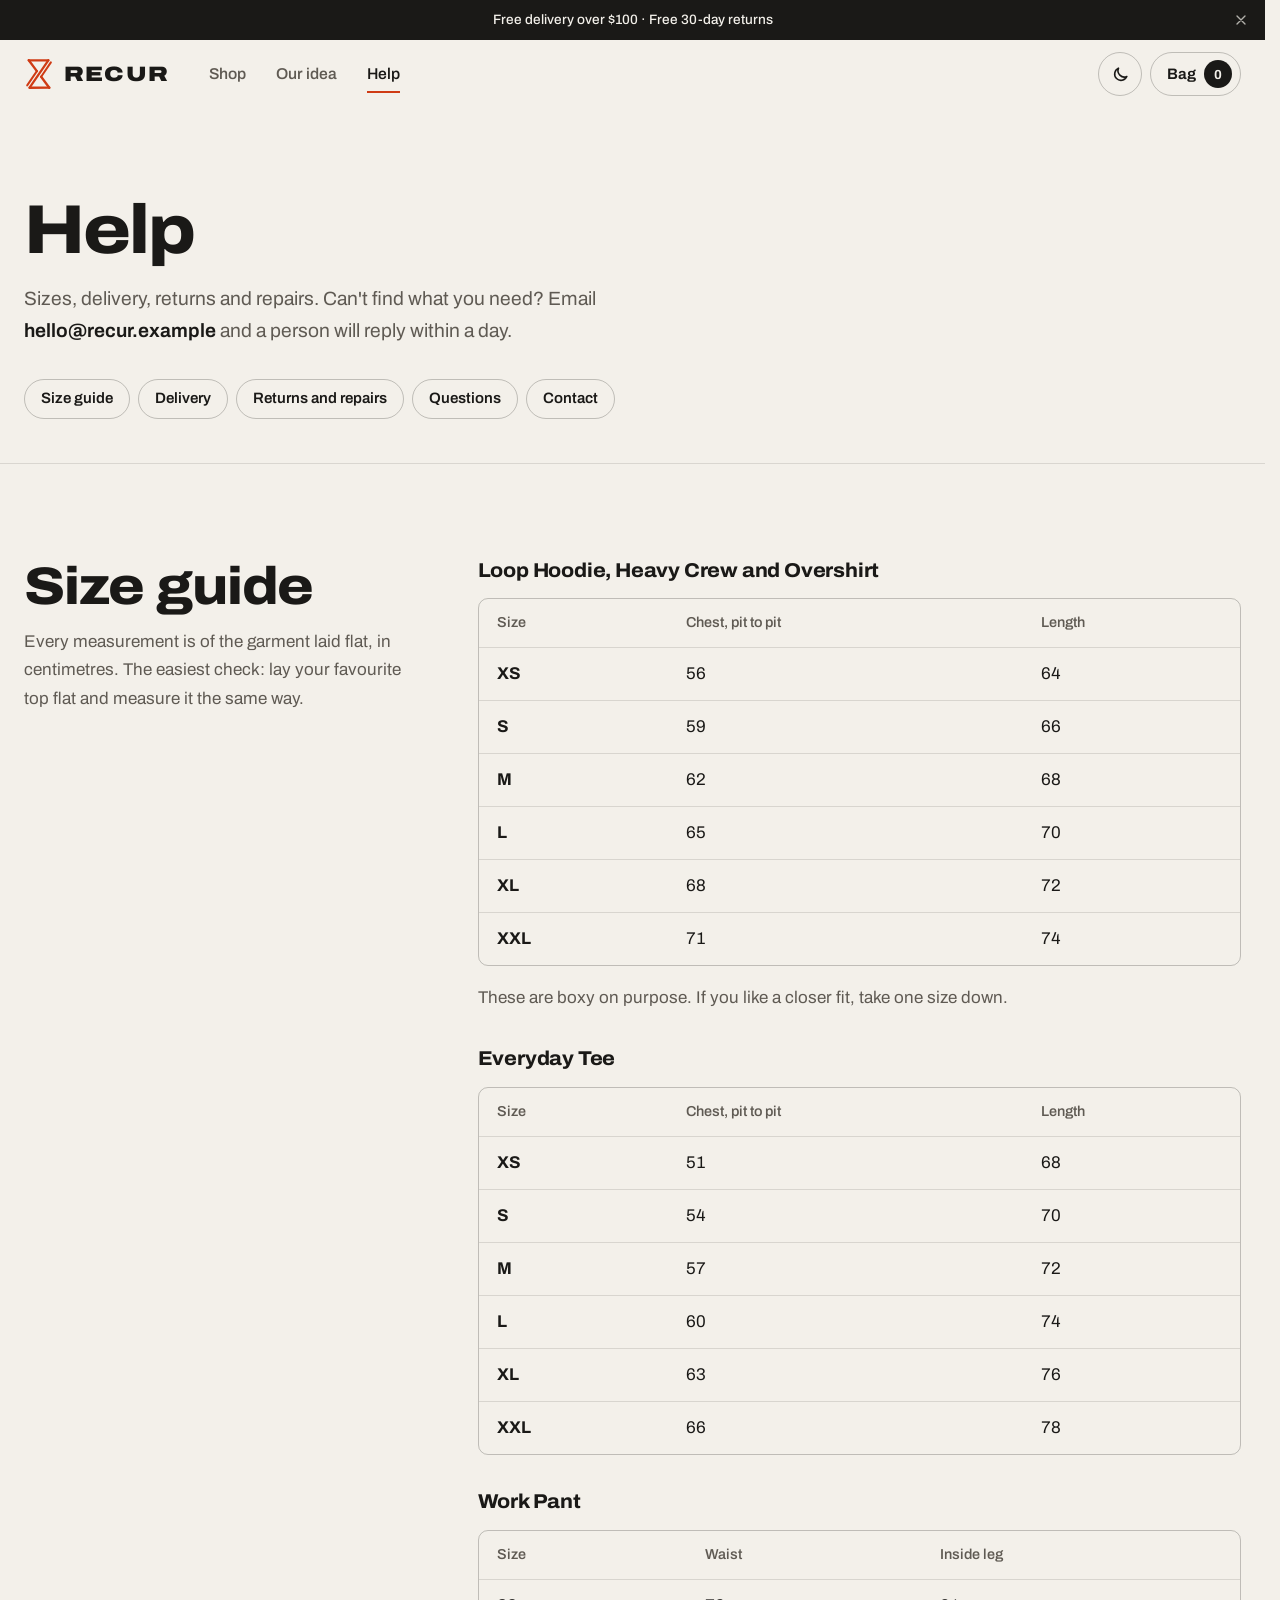
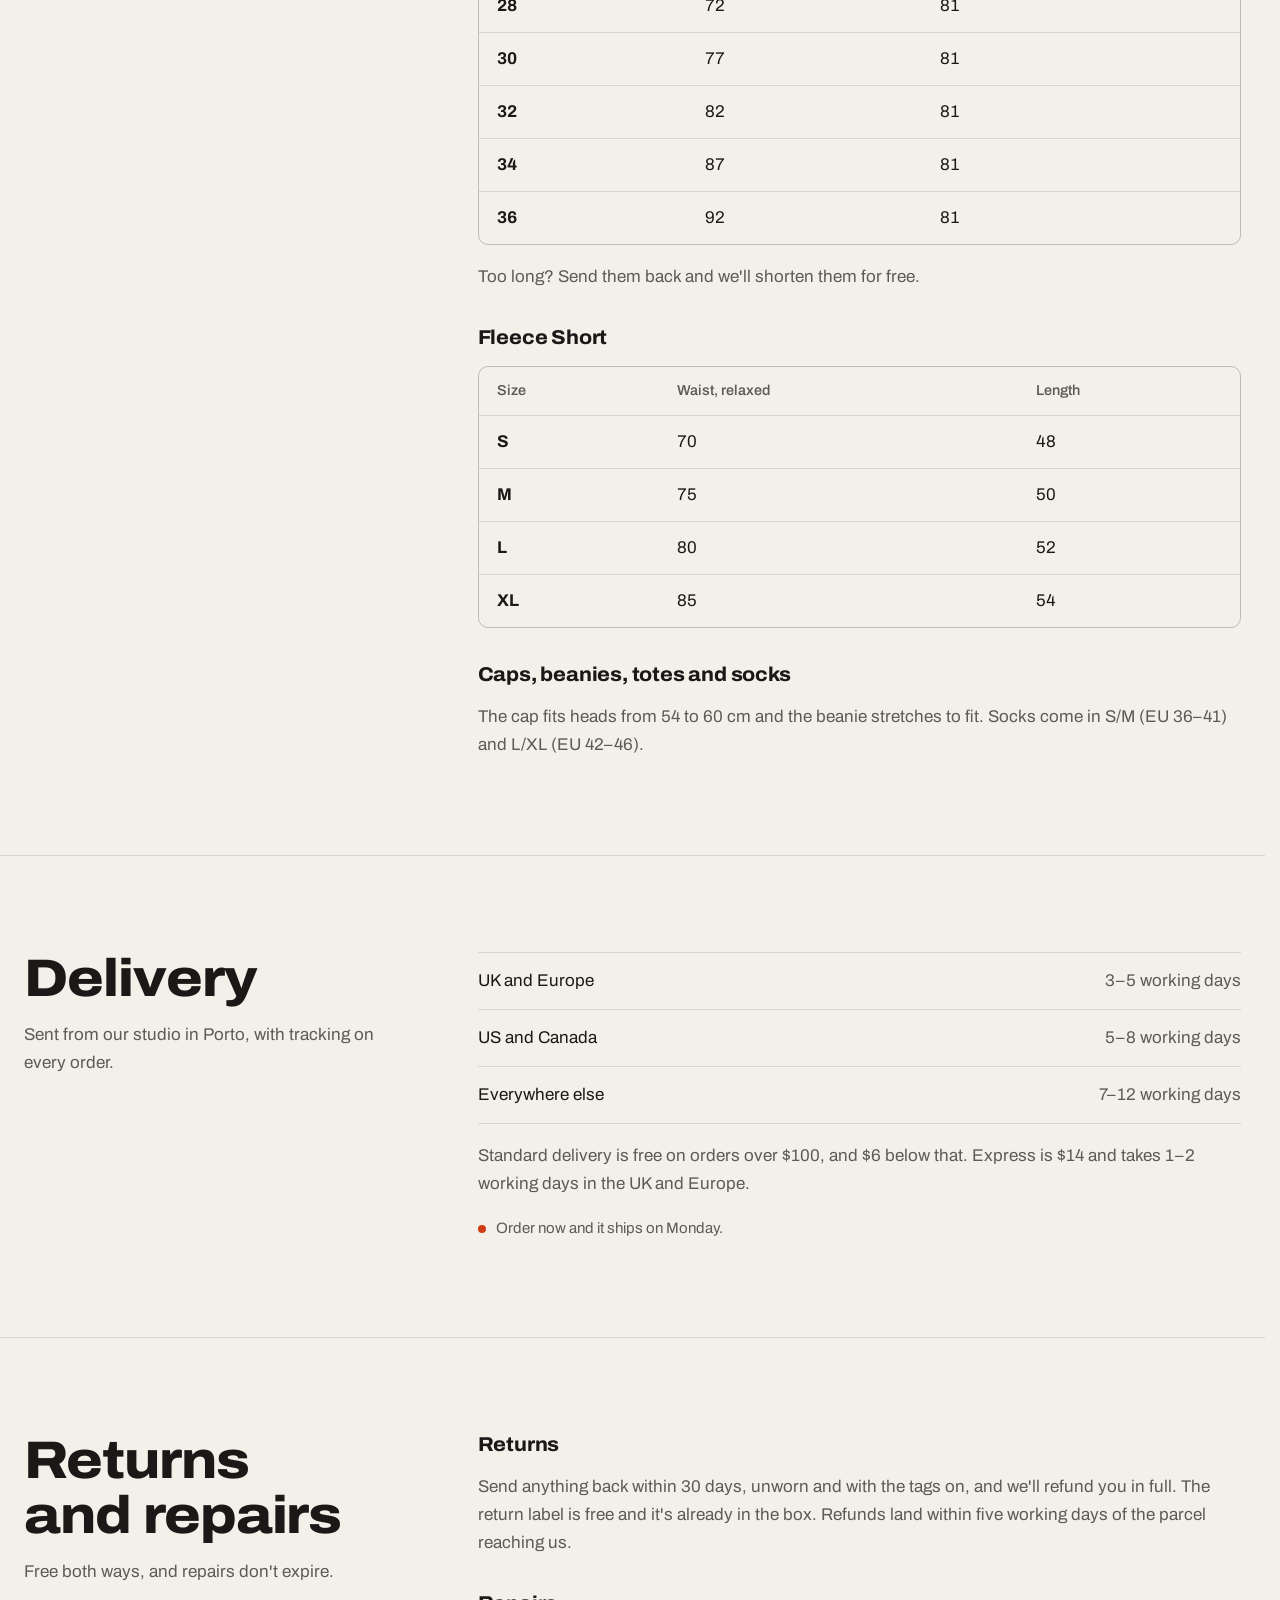
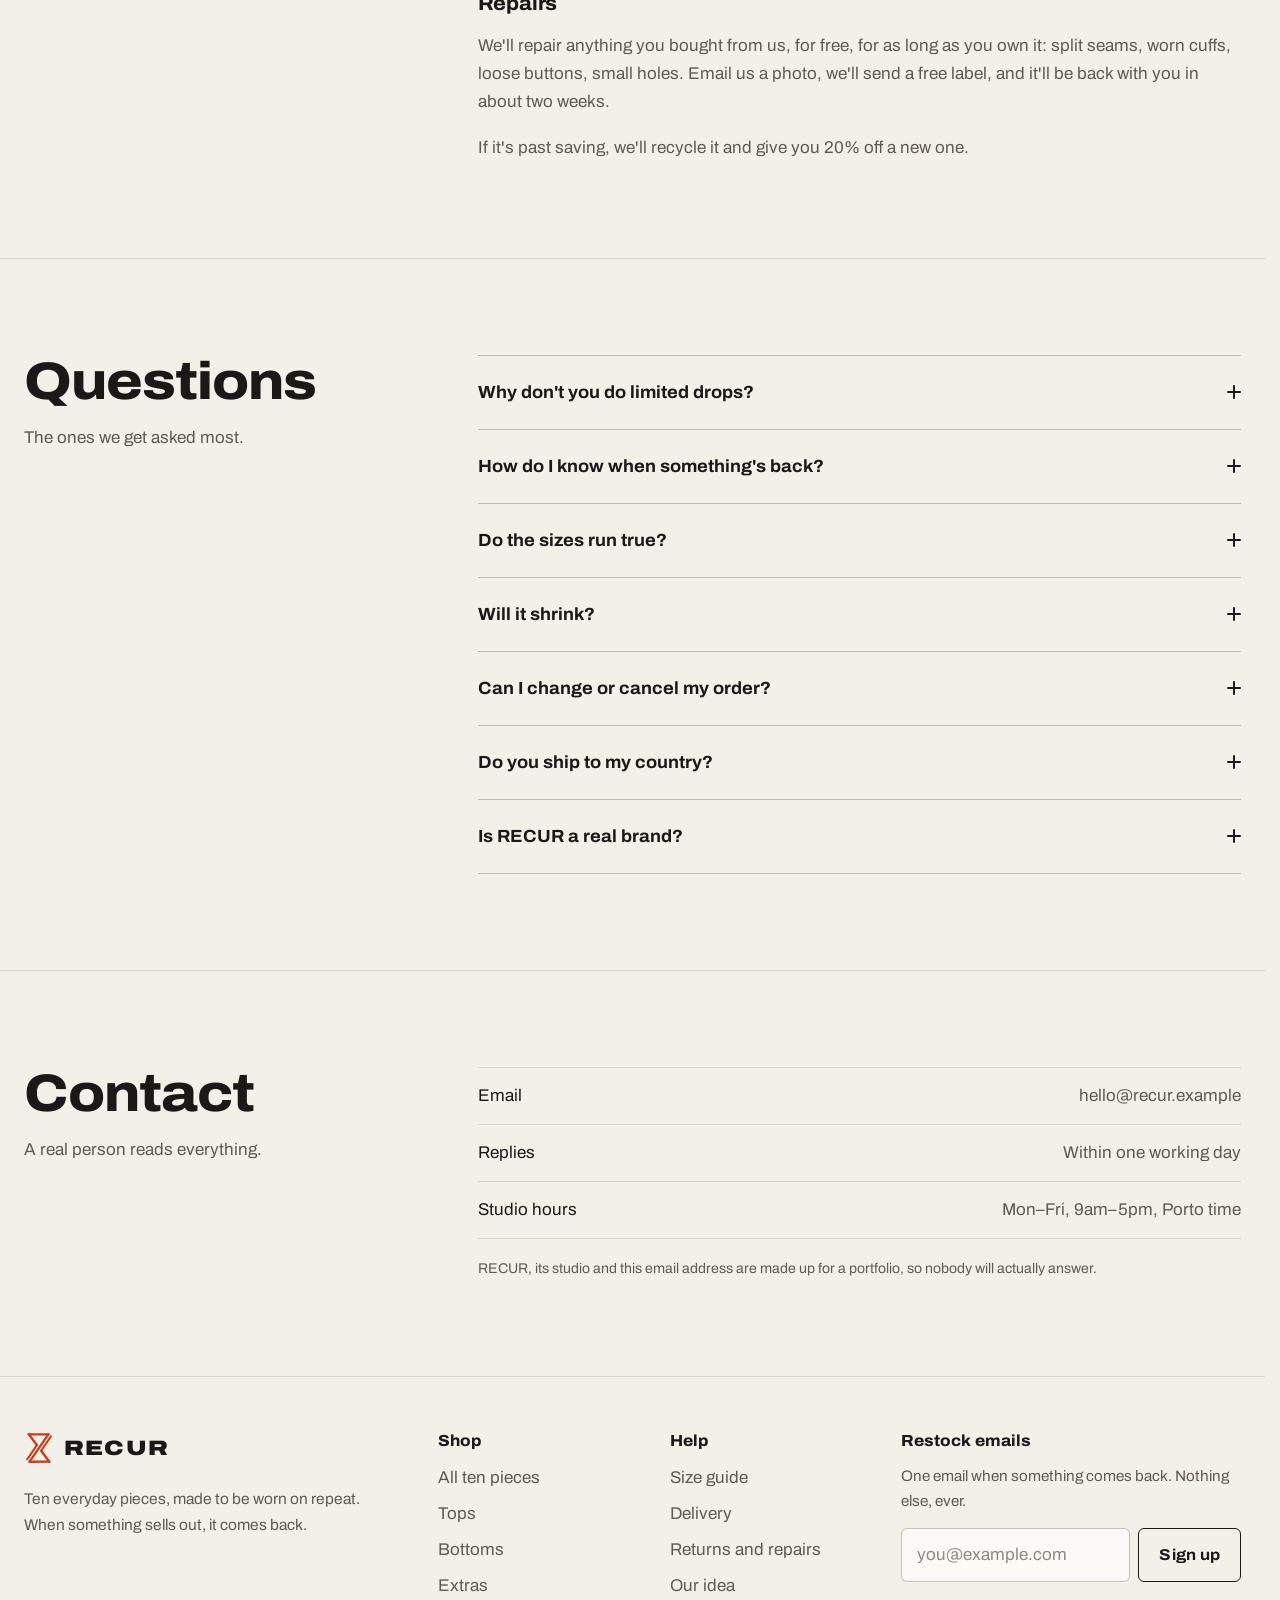
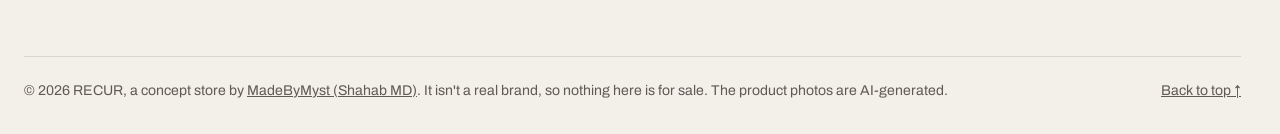
<file: help.html>
<!doctype html>
<html lang="en">
  <head>
    <meta charset="UTF-8" />
    <meta name="viewport" content="width=device-width, initial-scale=1.0" />
    <title>Help | RECUR</title>
    <meta name="description" content="RECUR size guide, delivery, returns, free repairs and common questions." />
    <meta name="theme-color" content="#f3f0ea" />
    <link rel="canonical" href="https://madebymyst.github.io/recur/help.html" />

    <!-- Link previews (WhatsApp, Instagram, LinkedIn, X...) -->
    <meta property="og:type" content="website" />
    <meta property="og:url" content="https://madebymyst.github.io/recur/help.html" />
    <meta property="og:title" content="Help | RECUR" />
    <meta
      property="og:description"
      content="A concept streetwear store by MadeByMyst, built in plain HTML, CSS and JavaScript."
    />
    <meta property="og:image" content="https://madebymyst.github.io/recur/assets/social-card.jpg" />
    <meta name="twitter:card" content="summary_large_image" />

    <link rel="icon" href="assets/favicon.svg" type="image/svg+xml" />
    <link rel="icon" href="assets/favicon.ico" sizes="32x32" />
    <link rel="apple-touch-icon" href="assets/apple-touch-icon.png" />
    <link rel="preconnect" href="https://fonts.googleapis.com" />
    <link rel="preconnect" href="https://fonts.gstatic.com" crossorigin />
    <link
      rel="stylesheet"
      href="https://fonts.googleapis.com/css2?family=Archivo:wdth,wght@62..125,100..900&display=swap"
    />
    <link rel="stylesheet" href="styles.css" />
    <script>
      // Before the page paints: pick the theme (a saved choice, or the system
      // setting) and hide the delivery bar if it was closed before
      (function () {
        var saved = null;
        try {
          saved = localStorage.getItem("recur-theme");
          if (localStorage.getItem("recur-notice") === "closed") {
            document.documentElement.classList.add("notice-closed");
          }
        } catch (e) {}
        var dark = saved
          ? saved === "dark"
          : window.matchMedia("(prefers-color-scheme: dark)").matches;
        document.documentElement.dataset.theme = dark ? "dark" : "light";
        document.documentElement.classList.add("js");
      })();
    </script>
    <script src="products.js" defer></script>
    <script src="script.js" defer></script>
    <script src="store.js" defer></script>
  </head>

  <body>
    <a class="skip-link" href="#main">Skip to content</a>

    <!-- The mark, drawn once and reused. It takes the colour of the text around it. -->
    <svg width="0" height="0" style="position: absolute" aria-hidden="true" focusable="false">
      <symbol id="lemni" viewBox="-0.5 -0.5 101 101">
        <g fill="none" stroke="currentColor" stroke-linecap="round" stroke-linejoin="round">
          <path stroke-width="6.63" d="M10.2 88.28 42.84 40.43" />
          <path stroke-width="7.89" d="M42.84 40.43 15.57 3.89" />
          <path stroke-width="7.75" d="M15.57 3.89 81.44 3.84" />
          <path stroke-width="7.49" d="M81.44 3.84 18.38 96.28" />
          <path stroke-width="7.6" d="M18.38 96.28 84.61 96.13" />
          <path stroke-width="7.89" d="M84.61 96.13 57.23 59.24" />
          <path stroke-width="6.83" d="M57.23 59.24 89.95 10.97" />
        </g>
      </symbol>
    </svg>

    <div class="notice">
      <p>Free delivery over $100 · Free 30-day returns</p>
      <button class="notice-close" type="button" aria-label="Close this message">
        <svg class="icon" viewBox="0 0 24 24" aria-hidden="true"><path d="M6 6l12 12M18 6 6 18" /></svg>
      </button>
    </div>

    <!-- HEADER -->
    <header class="site-header" id="top">
      <div class="container header-inner">
        <a class="brand" href="index.html" aria-label="RECUR, home">
          <svg class="lemni" viewBox="0 0 100 100" aria-hidden="true"><use href="#lemni" /></svg>
          <span class="wordmark">RECUR</span>
        </a>

        <nav class="site-nav" id="site-nav" aria-label="Main">
          <a href="shop.html">Shop</a>
          <a href="about.html">Our idea</a>
          <a href="help.html" aria-current="page">Help</a>
        </nav>

        <div class="header-actions">
          <button class="icon-btn theme-toggle" type="button" aria-label="Switch to dark theme">
            <svg class="icon icon-moon" viewBox="0 0 24 24" aria-hidden="true">
              <path d="M20 14.5A8 8 0 0 1 9.5 4a8 8 0 1 0 10.5 10.5Z" />
            </svg>
            <svg class="icon icon-sun" viewBox="0 0 24 24" aria-hidden="true">
              <circle cx="12" cy="12" r="4" />
              <path d="M12 2.5v2M12 19.5v2M4.6 4.6 6 6M18 18l1.4 1.4M2.5 12h2M19.5 12h2M4.6 19.4 6 18M18 6l1.4-1.4" />
            </svg>
          </button>
          <button class="bag-toggle" type="button" aria-haspopup="dialog">
            Bag <span class="bag-count" data-bag-count>0</span>
          </button>
          <button
            class="menu-toggle"
            type="button"
            aria-expanded="false"
            aria-controls="site-nav"
          >
            <span class="visually-hidden">Menu</span>
            <span class="bar" aria-hidden="true"></span>
            <span class="bar" aria-hidden="true"></span>
          </button>
        </div>
      </div>
    </header>

    <main id="main">
      <section class="page-top" aria-labelledby="help-title">
        <div class="container">
          <h1 id="help-title">Help</h1>
          <p class="lead">
            Sizes, delivery, returns and repairs. Can't find what you need?
            Email <strong>hello@recur.example</strong> and a person will reply
            within a day.
          </p>
          <nav class="help-nav" aria-label="On this page">
            <a href="#sizes">Size guide</a>
            <a href="#delivery">Delivery</a>
            <a href="#returns">Returns and repairs</a>
            <a href="#questions">Questions</a>
            <a href="#contact">Contact</a>
          </nav>
        </div>
      </section>

      <!-- SIZES -->
      <section class="help-section" id="sizes" aria-labelledby="sizes-title">
        <div class="container help-grid">
          <div class="help-head reveal">
            <h2 id="sizes-title">Size guide</h2>
            <p>
              Every measurement is of the garment laid flat, in centimetres.
              The easiest check: lay your favourite top flat and measure it the
              same way.
            </p>
          </div>
          <div class="help-body reveal">
              <h3>Loop Hoodie, Heavy Crew and Overshirt</h3>
              <div class="table-wrap">
                <table class="size-table">
                  <thead>
                    <tr><th scope="col">Size</th><th scope="col">Chest, pit to pit</th><th scope="col">Length</th></tr>
                  </thead>
                  <tbody>
                    <tr><th scope="row">XS</th><td>56</td><td>64</td></tr>
                    <tr><th scope="row">S</th><td>59</td><td>66</td></tr>
                    <tr><th scope="row">M</th><td>62</td><td>68</td></tr>
                    <tr><th scope="row">L</th><td>65</td><td>70</td></tr>
                    <tr><th scope="row">XL</th><td>68</td><td>72</td></tr>
                    <tr><th scope="row">XXL</th><td>71</td><td>74</td></tr>
                  </tbody>
                </table>
              </div>
              <p>These are boxy on purpose. If you like a closer fit, take one size down.</p>
              <h3>Everyday Tee</h3>
              <div class="table-wrap">
                <table class="size-table">
                  <thead>
                    <tr><th scope="col">Size</th><th scope="col">Chest, pit to pit</th><th scope="col">Length</th></tr>
                  </thead>
                  <tbody>
                    <tr><th scope="row">XS</th><td>51</td><td>68</td></tr>
                    <tr><th scope="row">S</th><td>54</td><td>70</td></tr>
                    <tr><th scope="row">M</th><td>57</td><td>72</td></tr>
                    <tr><th scope="row">L</th><td>60</td><td>74</td></tr>
                    <tr><th scope="row">XL</th><td>63</td><td>76</td></tr>
                    <tr><th scope="row">XXL</th><td>66</td><td>78</td></tr>
                  </tbody>
                </table>
              </div>
              <h3>Work Pant</h3>
              <div class="table-wrap">
                <table class="size-table">
                  <thead>
                    <tr><th scope="col">Size</th><th scope="col">Waist</th><th scope="col">Inside leg</th></tr>
                  </thead>
                  <tbody>
                    <tr><th scope="row">28</th><td>72</td><td>81</td></tr>
                    <tr><th scope="row">30</th><td>77</td><td>81</td></tr>
                    <tr><th scope="row">32</th><td>82</td><td>81</td></tr>
                    <tr><th scope="row">34</th><td>87</td><td>81</td></tr>
                    <tr><th scope="row">36</th><td>92</td><td>81</td></tr>
                  </tbody>
                </table>
              </div>
              <p>Too long? Send them back and we'll shorten them for free.</p>
              <h3>Fleece Short</h3>
              <div class="table-wrap">
                <table class="size-table">
                  <thead>
                    <tr><th scope="col">Size</th><th scope="col">Waist, relaxed</th><th scope="col">Length</th></tr>
                  </thead>
                  <tbody>
                    <tr><th scope="row">S</th><td>70</td><td>48</td></tr>
                    <tr><th scope="row">M</th><td>75</td><td>50</td></tr>
                    <tr><th scope="row">L</th><td>80</td><td>52</td></tr>
                    <tr><th scope="row">XL</th><td>85</td><td>54</td></tr>
                  </tbody>
                </table>
              </div>
              <h3>Caps, beanies, totes and socks</h3>
              <p>
                The cap fits heads from 54 to 60 cm and the beanie stretches to
                fit. Socks come in S/M (EU 36–41) and L/XL (EU 42–46).
              </p>
          </div>
        </div>
      </section>

      <!-- DELIVERY -->
      <section class="help-section" id="delivery" aria-labelledby="delivery-title">
        <div class="container help-grid">
          <div class="help-head reveal">
            <h2 id="delivery-title">Delivery</h2>
            <p>Sent from our studio in Porto, with tracking on every order.</p>
          </div>
          <div class="help-body reveal">
            <ul class="plain-list">
              <li><span>UK and Europe</span><span>3–5 working days</span></li>
              <li><span>US and Canada</span><span>5–8 working days</span></li>
              <li><span>Everywhere else</span><span>7–12 working days</span></li>
            </ul>
            <p>
              Standard delivery is free on orders over $100, and $6 below that.
              Express is $14 and takes 1–2 working days in the UK and Europe.
            </p>
            <p class="ship-note" data-ship-note>
              Orders placed before 2pm on a weekday ship the same day.
            </p>
          </div>
        </div>
      </section>

      <!-- RETURNS AND REPAIRS -->
      <section class="help-section" id="returns" aria-labelledby="returns-title">
        <div class="container help-grid">
          <div class="help-head reveal">
            <h2 id="returns-title">Returns and repairs</h2>
            <p>Free both ways, and repairs don't expire.</p>
          </div>
          <div class="help-body reveal">
            <h3>Returns</h3>
            <p>
              Send anything back within 30 days, unworn and with the tags on,
              and we'll refund you in full. The return label is free and it's
              already in the box. Refunds land within five working days of the
              parcel reaching us.
            </p>
            <h3>Repairs</h3>
            <p>
              We'll repair anything you bought from us, for free, for as long as
              you own it: split seams, worn cuffs, loose buttons, small holes.
              Email us a photo, we'll send a free label, and it'll be back with
              you in about two weeks.
            </p>
            <p>
              If it's past saving, we'll recycle it and give you 20% off a new
              one.
            </p>
          </div>
        </div>
      </section>

      <!-- QUESTIONS -->
      <section class="help-section" id="questions" aria-labelledby="questions-title">
        <div class="container help-grid">
          <div class="help-head reveal">
            <h2 id="questions-title">Questions</h2>
            <p>The ones we get asked most.</p>
          </div>
          <div class="faq-list reveal" data-one-open>
            <details class="accordion">
              <summary>
                Why don't you do limited drops?
                <span class="plus" aria-hidden="true"></span>
              </summary>
              <div class="accordion-body"><p>Because the best part of finding a piece you love is being able to buy it again. Drops make clothes feel urgent. We'd rather they felt dependable.</p></div>
            </details>
            <details class="accordion">
              <summary>
                How do I know when something's back?
                <span class="plus" aria-hidden="true"></span>
              </summary>
              <div class="accordion-body"><p>Every sold-out size shows its return date in the shop, and the Coming back list on the shop page has all of them. Leave your email on the product and we'll write once, on the day it's back.</p></div>
            </details>
            <details class="accordion">
              <summary>
                Do the sizes run true?
                <span class="plus" aria-hidden="true"></span>
              </summary>
              <div class="accordion-body"><p>Mostly. The hoodie, crew and overshirt are boxy on purpose, so size down if you like a closer fit. Everything else is true to size, and the size guide above has exact measurements.</p></div>
            </details>
            <details class="accordion">
              <summary>
                Will it shrink?
                <span class="plus" aria-hidden="true"></span>
              </summary>
              <div class="accordion-body"><p>Everything is pre-shrunk. Wash at 30°C, dry flat, and it'll stay the size you bought. If it doesn't, send it back.</p></div>
            </details>
            <details class="accordion">
              <summary>
                Can I change or cancel my order?
                <span class="plus" aria-hidden="true"></span>
              </summary>
              <div class="accordion-body"><p>Yes, as long as it hasn't left the studio. Email us with your order number and we'll sort it out.</p></div>
            </details>
            <details class="accordion">
              <summary>
                Do you ship to my country?
                <span class="plus" aria-hidden="true"></span>
              </summary>
              <div class="accordion-body"><p>Almost certainly. If your country isn't in the list at checkout, email us and we'll find a way.</p></div>
            </details>
            <details class="accordion">
              <summary>
                Is RECUR a real brand?
                <span class="plus" aria-hidden="true"></span>
              </summary>
              <div class="accordion-body"><p>No. RECUR is a concept store designed and built by <a class="link" href="https://madebymyst.github.io/">MadeByMyst</a> for a portfolio. The clothes, Walter and Jesse, and the factory are made up, and the checkout never takes any money.</p></div>
            </details>
          </div>
        </div>
      </section>

      <!-- CONTACT -->
      <section class="help-section" id="contact" aria-labelledby="contact-title">
        <div class="container help-grid">
          <div class="help-head reveal">
            <h2 id="contact-title">Contact</h2>
            <p>A real person reads everything.</p>
          </div>
          <div class="help-body reveal">
            <ul class="plain-list">
              <li><span>Email</span><span>hello@recur.example</span></li>
              <li><span>Replies</span><span>Within one working day</span></li>
              <li><span>Studio hours</span><span>Mon–Fri, 9am–5pm, Porto time</span></li>
            </ul>
            <p class="concept-note">
              RECUR, its studio and this email address are made up for a
              portfolio, so nobody will actually answer.
            </p>
          </div>
        </div>
      </section>
    </main>

    <!-- FOOTER -->
    <footer class="site-footer">
      <div class="container footer-top">
        <div class="footer-brand">
          <a class="brand" href="index.html" aria-label="RECUR, home">
            <svg class="lemni" viewBox="0 0 100 100" aria-hidden="true"><use href="#lemni" /></svg>
            <span class="wordmark">RECUR</span>
          </a>
          <p>
            Ten everyday pieces, made to be worn on repeat. When something sells
            out, it comes back.
          </p>
        </div>

        <nav class="footer-col" aria-label="Shop">
          <h2>Shop</h2>
          <ul>
            <li><a href="shop.html">All ten pieces</a></li>
            <li><a href="shop.html?type=tops">Tops</a></li>
            <li><a href="shop.html?type=bottoms">Bottoms</a></li>
            <li><a href="shop.html?type=extras">Extras</a></li>
          </ul>
        </nav>

        <nav class="footer-col" aria-label="Help">
          <h2>Help</h2>
          <ul>
            <li><a href="help.html#sizes">Size guide</a></li>
            <li><a href="help.html#delivery">Delivery</a></li>
            <li><a href="help.html#returns">Returns and repairs</a></li>
            <li><a href="about.html">Our idea</a></li>
          </ul>
        </nav>

        <div class="footer-col">
          <h2>Restock emails</h2>
          <p>One email when something comes back. Nothing else, ever.</p>
          <form class="alert-form" data-alert-form>
            <label class="visually-hidden" for="footer-email">Your email</label>
            <div class="alert-row">
              <input
                id="footer-email"
                type="email"
                name="email"
                autocomplete="email"
                placeholder="you@example.com"
                required
              />
              <button class="btn btn-ghost" type="submit">Sign up</button>
            </div>
            <p class="form-status" role="status" aria-live="polite"></p>
          </form>
        </div>
      </div>

      <div class="container footer-bottom">
        <p>
          &copy; <span data-year>2026</span> RECUR, a concept store by
          <a href="https://madebymyst.github.io/">MadeByMyst (Shahab MD)</a>. It
          isn't a real brand, so nothing here is for sale. The product photos
          are AI-generated.
        </p>
        <a href="#top">Back to top ↑</a>
      </div>
    </footer>
  </body>
</html>
</file>
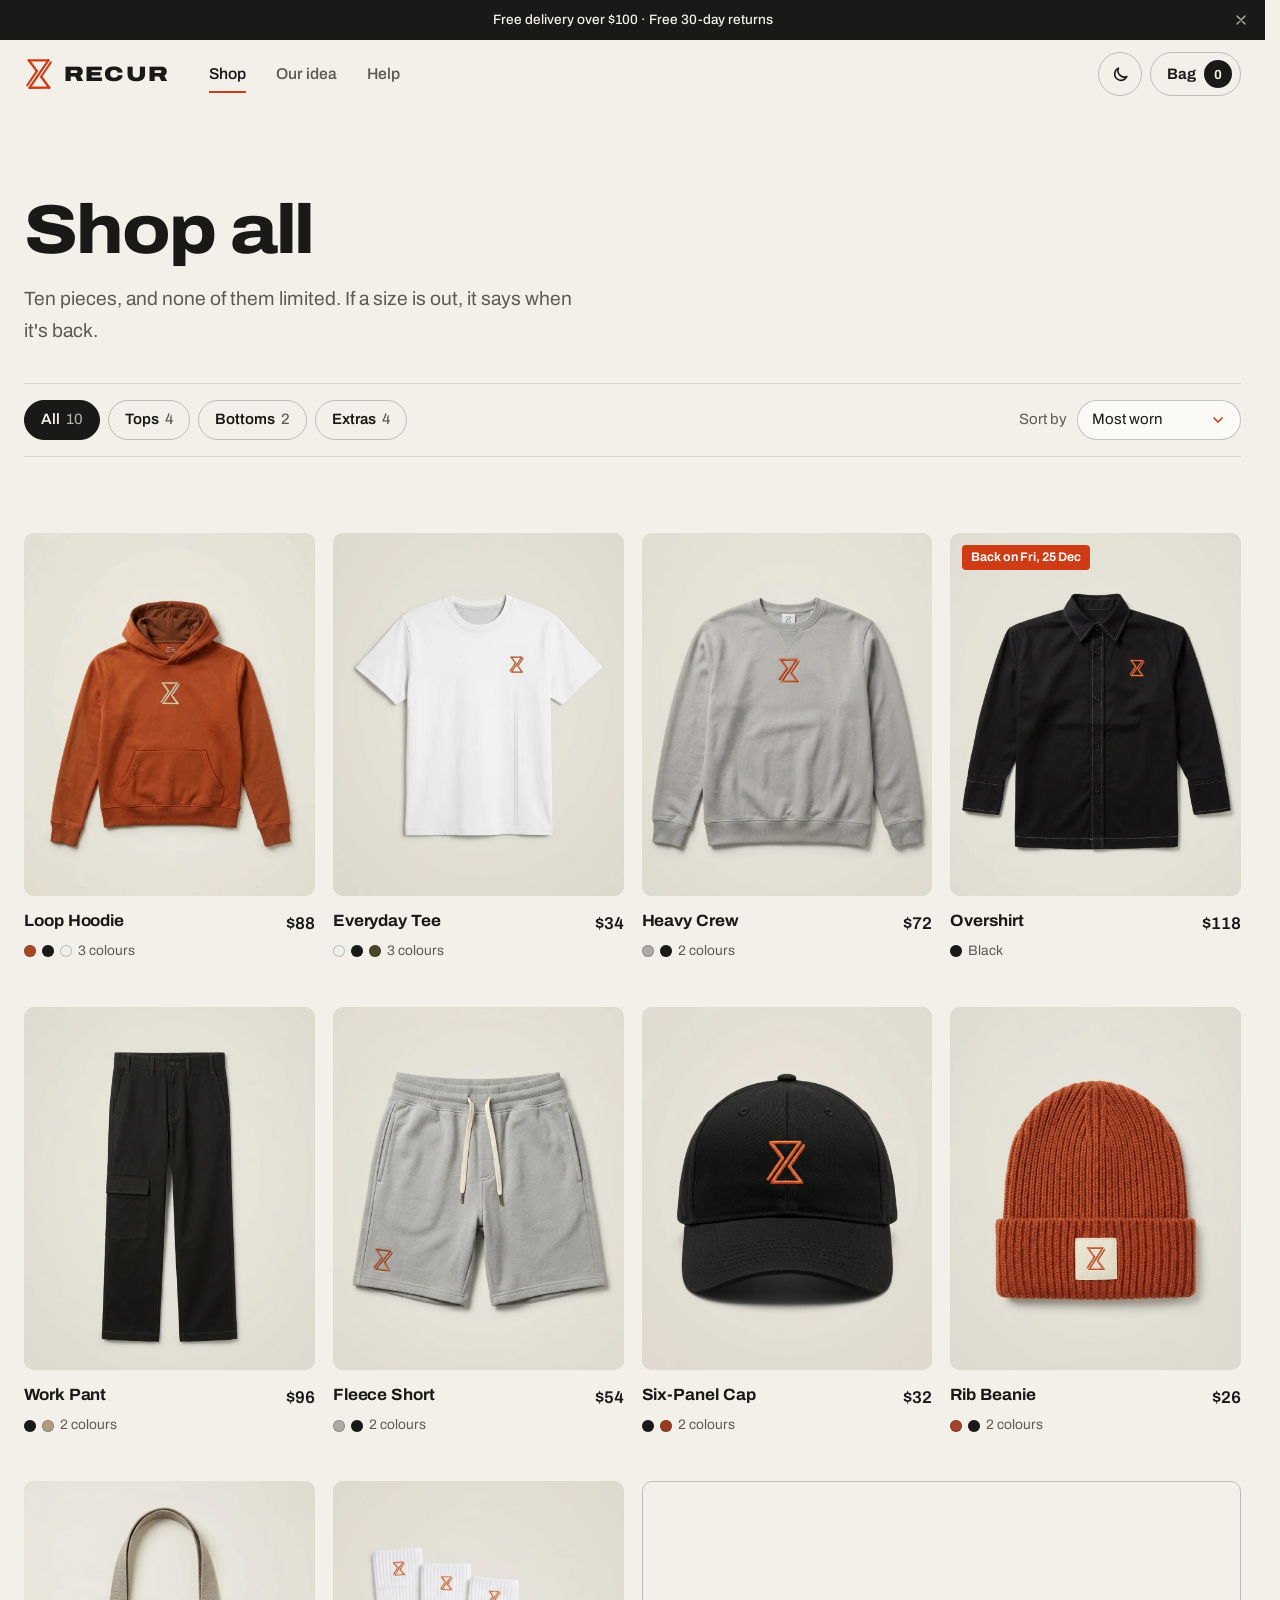
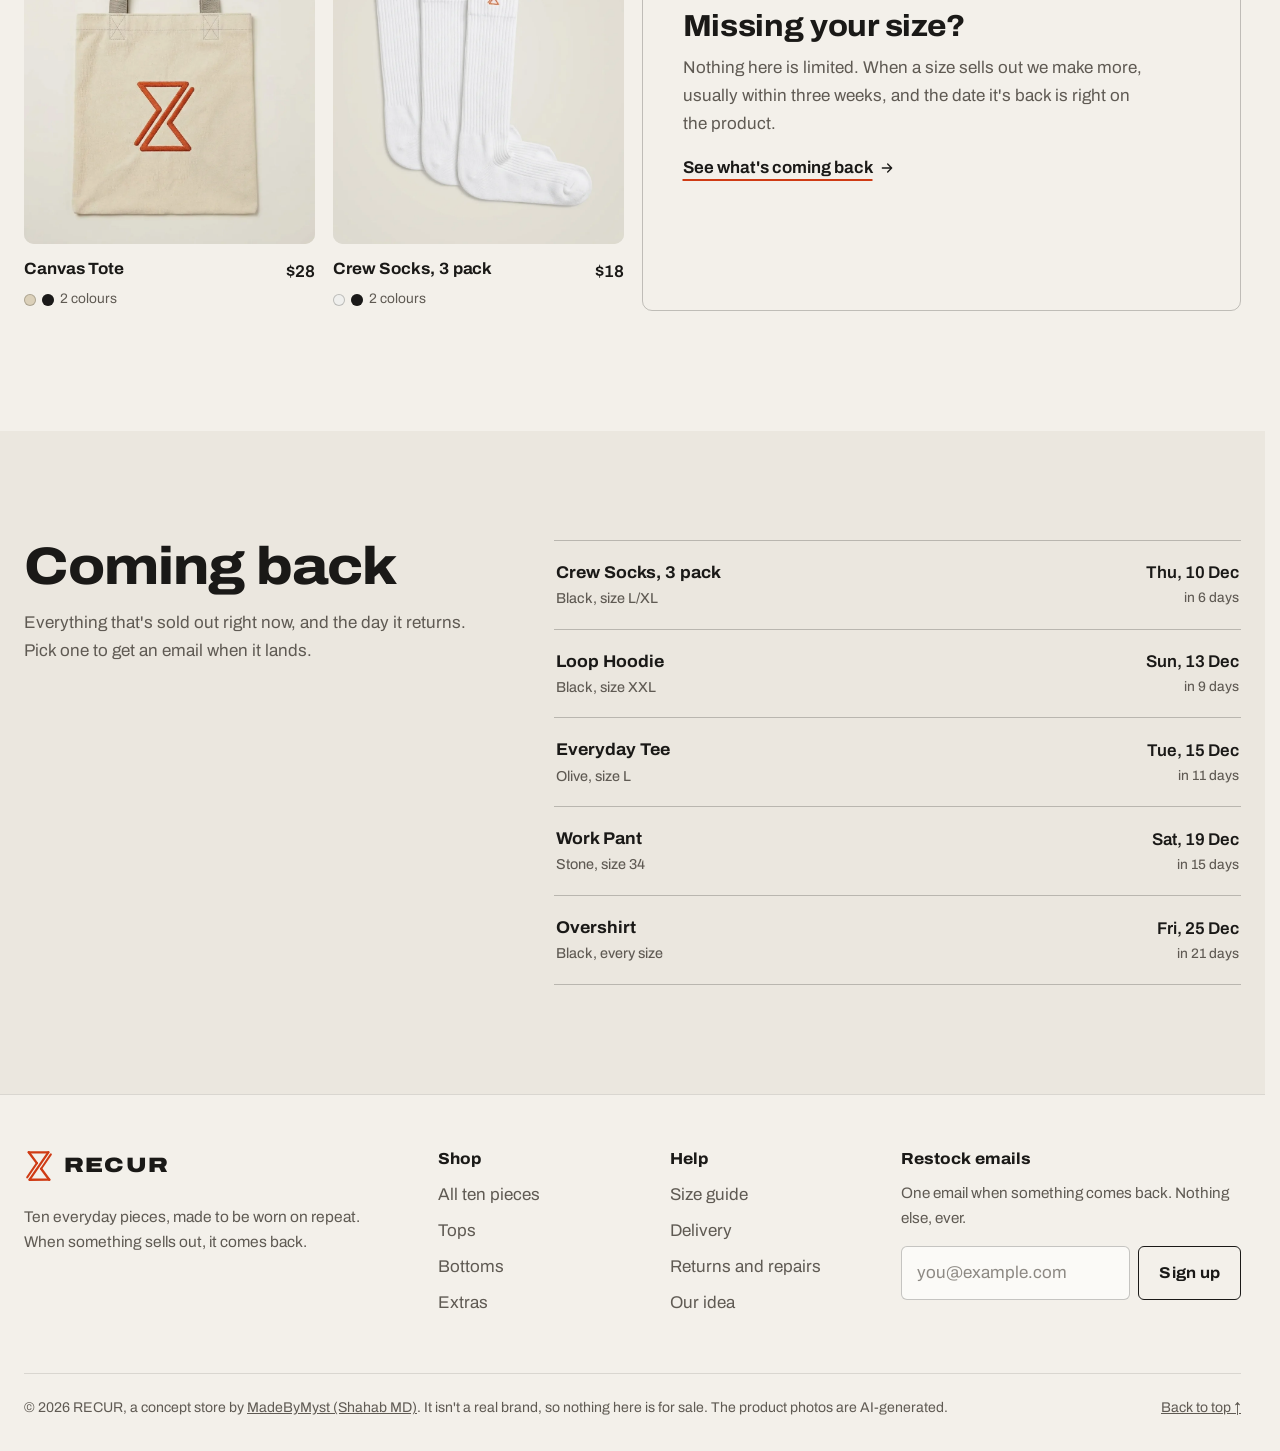
<file: shop.html>
<!doctype html>
<html lang="en">
  <head>
    <meta charset="UTF-8" />
    <meta name="viewport" content="width=device-width, initial-scale=1.0" />
    <title>Shop all | RECUR</title>
    <meta name="description" content="All ten RECUR pieces: hoodies, tees, trousers and extras, with the date any sold-out size is back." />
    <meta name="theme-color" content="#f3f0ea" />
    <link rel="canonical" href="https://madebymyst.github.io/recur/shop.html" />

    <!-- Link previews (WhatsApp, Instagram, LinkedIn, X...) -->
    <meta property="og:type" content="website" />
    <meta property="og:url" content="https://madebymyst.github.io/recur/shop.html" />
    <meta property="og:title" content="Shop all | RECUR" />
    <meta
      property="og:description"
      content="A concept streetwear store by MadeByMyst, built in plain HTML, CSS and JavaScript."
    />
    <meta property="og:image" content="https://madebymyst.github.io/recur/assets/social-card.jpg" />
    <meta name="twitter:card" content="summary_large_image" />

    <link rel="icon" href="assets/favicon.svg" type="image/svg+xml" />
    <link rel="icon" href="assets/favicon.ico" sizes="32x32" />
    <link rel="apple-touch-icon" href="assets/apple-touch-icon.png" />
    <link rel="preconnect" href="https://fonts.googleapis.com" />
    <link rel="preconnect" href="https://fonts.gstatic.com" crossorigin />
    <link
      rel="stylesheet"
      href="https://fonts.googleapis.com/css2?family=Archivo:wdth,wght@62..125,100..900&display=swap"
    />
    <link rel="stylesheet" href="styles.css" />
    <script>
      // Before the page paints: pick the theme (a saved choice, or the system
      // setting) and hide the delivery bar if it was closed before
      (function () {
        var saved = null;
        try {
          saved = localStorage.getItem("recur-theme");
          if (localStorage.getItem("recur-notice") === "closed") {
            document.documentElement.classList.add("notice-closed");
          }
        } catch (e) {}
        var dark = saved
          ? saved === "dark"
          : window.matchMedia("(prefers-color-scheme: dark)").matches;
        document.documentElement.dataset.theme = dark ? "dark" : "light";
        document.documentElement.classList.add("js");
      })();
    </script>
    <script src="products.js" defer></script>
    <script src="script.js" defer></script>
    <script src="store.js" defer></script>
  </head>

  <body>
    <a class="skip-link" href="#main">Skip to content</a>

    <!-- The mark, drawn once and reused. It takes the colour of the text around it. -->
    <svg width="0" height="0" style="position: absolute" aria-hidden="true" focusable="false">
      <symbol id="lemni" viewBox="-0.5 -0.5 101 101">
        <g fill="none" stroke="currentColor" stroke-linecap="round" stroke-linejoin="round">
          <path stroke-width="6.63" d="M10.2 88.28 42.84 40.43" />
          <path stroke-width="7.89" d="M42.84 40.43 15.57 3.89" />
          <path stroke-width="7.75" d="M15.57 3.89 81.44 3.84" />
          <path stroke-width="7.49" d="M81.44 3.84 18.38 96.28" />
          <path stroke-width="7.6" d="M18.38 96.28 84.61 96.13" />
          <path stroke-width="7.89" d="M84.61 96.13 57.23 59.24" />
          <path stroke-width="6.83" d="M57.23 59.24 89.95 10.97" />
        </g>
      </symbol>
    </svg>

    <div class="notice">
      <p>Free delivery over $100 · Free 30-day returns</p>
      <button class="notice-close" type="button" aria-label="Close this message">
        <svg class="icon" viewBox="0 0 24 24" aria-hidden="true"><path d="M6 6l12 12M18 6 6 18" /></svg>
      </button>
    </div>

    <!-- HEADER -->
    <header class="site-header" id="top">
      <div class="container header-inner">
        <a class="brand" href="index.html" aria-label="RECUR, home">
          <svg class="lemni" viewBox="0 0 100 100" aria-hidden="true"><use href="#lemni" /></svg>
          <span class="wordmark">RECUR</span>
        </a>

        <nav class="site-nav" id="site-nav" aria-label="Main">
          <a href="shop.html" aria-current="page">Shop</a>
          <a href="about.html">Our idea</a>
          <a href="help.html">Help</a>
        </nav>

        <div class="header-actions">
          <button class="icon-btn theme-toggle" type="button" aria-label="Switch to dark theme">
            <svg class="icon icon-moon" viewBox="0 0 24 24" aria-hidden="true">
              <path d="M20 14.5A8 8 0 0 1 9.5 4a8 8 0 1 0 10.5 10.5Z" />
            </svg>
            <svg class="icon icon-sun" viewBox="0 0 24 24" aria-hidden="true">
              <circle cx="12" cy="12" r="4" />
              <path d="M12 2.5v2M12 19.5v2M4.6 4.6 6 6M18 18l1.4 1.4M2.5 12h2M19.5 12h2M4.6 19.4 6 18M18 6l1.4-1.4" />
            </svg>
          </button>
          <button class="bag-toggle" type="button" aria-haspopup="dialog">
            Bag <span class="bag-count" data-bag-count>0</span>
          </button>
          <button
            class="menu-toggle"
            type="button"
            aria-expanded="false"
            aria-controls="site-nav"
          >
            <span class="visually-hidden">Menu</span>
            <span class="bar" aria-hidden="true"></span>
            <span class="bar" aria-hidden="true"></span>
          </button>
        </div>
      </div>
    </header>

    <main id="main">
      <section class="page-top" aria-labelledby="shop-title">
        <div class="container">
          <h1 id="shop-title">Shop all</h1>
          <p class="lead">
            Ten pieces, and none of them limited. If a size is out, it says
            when it's back.
          </p>

          <div class="shop-tools">
            <div class="filters" role="group" aria-label="Show">
              <button class="filter" type="button" data-filter="all" aria-pressed="true">
                All <span class="filter-count">10</span>
              </button>
              <button class="filter" type="button" data-filter="tops" aria-pressed="false">
                Tops <span class="filter-count">4</span>
              </button>
              <button class="filter" type="button" data-filter="bottoms" aria-pressed="false">
                Bottoms <span class="filter-count">2</span>
              </button>
              <button class="filter" type="button" data-filter="extras" aria-pressed="false">
                Extras <span class="filter-count">4</span>
              </button>
            </div>
            <label class="sort">
              Sort by
              <select data-sort>
                <option value="featured">Most worn</option>
                <option value="low">Price, low to high</option>
                <option value="high">Price, high to low</option>
              </select>
            </label>
          </div>
          <p class="visually-hidden" role="status" data-shop-status></p>
        </div>
      </section>

      <section class="shop-grid" aria-labelledby="shop-title">
        <div class="container">
          <ul class="product-grid stagger" data-shop-grid></ul>
          <noscript>
            <p>The shop needs JavaScript to show the products and the bag.</p>
          </noscript>
        </div>
      </section>

      <section class="section restock" id="coming-back" aria-labelledby="restock-title">
        <div class="container restock-grid">
          <div class="reveal">
            <h2 id="restock-title">Coming back</h2>
            <p>
              Everything that's sold out right now, and the day it returns.
              Pick one to get an email when it lands.
            </p>
          </div>
          <ul class="restock-list reveal" data-restock-list></ul>
        </div>
      </section>
    </main>

    <!-- FOOTER -->
    <footer class="site-footer">
      <div class="container footer-top">
        <div class="footer-brand">
          <a class="brand" href="index.html" aria-label="RECUR, home">
            <svg class="lemni" viewBox="0 0 100 100" aria-hidden="true"><use href="#lemni" /></svg>
            <span class="wordmark">RECUR</span>
          </a>
          <p>
            Ten everyday pieces, made to be worn on repeat. When something sells
            out, it comes back.
          </p>
        </div>

        <nav class="footer-col" aria-label="Shop">
          <h2>Shop</h2>
          <ul>
            <li><a href="shop.html">All ten pieces</a></li>
            <li><a href="shop.html?type=tops">Tops</a></li>
            <li><a href="shop.html?type=bottoms">Bottoms</a></li>
            <li><a href="shop.html?type=extras">Extras</a></li>
          </ul>
        </nav>

        <nav class="footer-col" aria-label="Help">
          <h2>Help</h2>
          <ul>
            <li><a href="help.html#sizes">Size guide</a></li>
            <li><a href="help.html#delivery">Delivery</a></li>
            <li><a href="help.html#returns">Returns and repairs</a></li>
            <li><a href="about.html">Our idea</a></li>
          </ul>
        </nav>

        <div class="footer-col">
          <h2>Restock emails</h2>
          <p>One email when something comes back. Nothing else, ever.</p>
          <form class="alert-form" data-alert-form>
            <label class="visually-hidden" for="footer-email">Your email</label>
            <div class="alert-row">
              <input
                id="footer-email"
                type="email"
                name="email"
                autocomplete="email"
                placeholder="you@example.com"
                required
              />
              <button class="btn btn-ghost" type="submit">Sign up</button>
            </div>
            <p class="form-status" role="status" aria-live="polite"></p>
          </form>
        </div>
      </div>

      <div class="container footer-bottom">
        <p>
          &copy; <span data-year>2026</span> RECUR, a concept store by
          <a href="https://madebymyst.github.io/">MadeByMyst (Shahab MD)</a>. It
          isn't a real brand, so nothing here is for sale. The product photos
          are AI-generated.
        </p>
        <a href="#top">Back to top ↑</a>
      </div>
    </footer>
  </body>
</html>
</file>
<file: styles.css>
/* ==========================================================================
   RECUR: a concept store by MadeByMyst.
   Bone, ink and one rust accent. Big wide type, real product photos,
   plain words. Light and dark themes share every rule below; only the
   colour tokens change.
   Written mobile-first. Larger screens are added with min-width queries.
   ========================================================================== */

/* DESIGN TOKENS */

:root {
  color-scheme: light;

  /* Colours (light) */
  --bg: #f3f0ea;
  --bg-soft: #ebe7df;
  --surface: #fbfaf7;
  --ink: #1a1917;
  --muted: #5f5a53;
  --line: rgba(26, 25, 23, 0.12);
  --line-strong: rgba(26, 25, 23, 0.24);
  --accent: #cf3b14;
  --accent-ink: #ffffff;
  --photo: #e2ded6; /* behind product photos, the same in both themes */
  --success: #2f6b3a;
  --error: #b3261e;
  --scrim: rgba(26, 22, 18, 0.45);
  --shadow: 0 30px 60px -30px rgba(26, 25, 23, 0.35);

  /* Type */
  --font: "Archivo", system-ui, sans-serif;

  /* Shape & layout */
  --radius-sm: 6px;
  --radius: 10px;
  --radius-lg: 16px;
  --container: 1240px;
  --gutter: 24px;
  --header-h: 68px;

  /* Motion: one long, soft ease-out for almost everything */
  --ease-out: cubic-bezier(0.22, 1, 0.36, 1);
}

/* Dark theme: picked with the toggle, or by the system when nothing is saved */
:root[data-theme="dark"] {
  color-scheme: dark;
  --bg: #131211;
  --bg-soft: #1b1a18;
  --surface: #1f1d1b;
  --ink: #efebe4;
  --muted: #a7a197;
  --line: rgba(239, 235, 228, 0.12);
  --line-strong: rgba(239, 235, 228, 0.24);
  --accent: #ff6a3d;
  --accent-ink: #1a1310;
  --photo: #d9d5cc;
  --success: #86c793;
  --error: #ff8a80;
  --scrim: rgba(0, 0, 0, 0.62);
  --shadow: 0 30px 60px -30px rgba(0, 0, 0, 0.85);
}

@media (prefers-color-scheme: dark) {
  :root:not([data-theme]) {
    color-scheme: dark;
    --bg: #131211;
    --bg-soft: #1b1a18;
    --surface: #1f1d1b;
    --ink: #efebe4;
    --muted: #a7a197;
    --line: rgba(239, 235, 228, 0.12);
    --line-strong: rgba(239, 235, 228, 0.24);
    --accent: #ff6a3d;
    --accent-ink: #1a1310;
    --photo: #d9d5cc;
    --success: #86c793;
    --error: #ff8a80;
    --scrim: rgba(0, 0, 0, 0.62);
    --shadow: 0 30px 60px -30px rgba(0, 0, 0, 0.85);
  }
}

/* RESET & BASE */

*,
*::before,
*::after {
  box-sizing: border-box;
}

* {
  margin: 0;
}

html {
  scroll-behavior: smooth;
  scroll-padding-top: calc(var(--header-h) + 16px);
  scrollbar-gutter: stable;
  -webkit-text-size-adjust: 100%;
}

/* Nothing behind a popup should scroll */
html:has(dialog[open]) {
  overflow: hidden;
}

body {
  background-color: var(--bg);
  color: var(--ink);
  font-family: var(--font);
  font-size: 1.0625rem;
  line-height: 1.65;
  -webkit-font-smoothing: antialiased;
  overflow-x: clip;
}

img,
svg {
  display: block;
  max-width: 100%;
}

a {
  color: inherit;
}

button,
input,
select,
textarea {
  font: inherit;
  color: inherit;
}

button {
  cursor: pointer;
}

::selection {
  background: var(--accent);
  color: var(--accent-ink);
}

:focus-visible {
  outline: 2px solid var(--accent);
  outline-offset: 3px;
  border-radius: 4px;
}

/* TYPOGRAPHY */

h1,
h2,
h3 {
  font-weight: 800;
  font-stretch: 112%;
  line-height: 1.04;
  letter-spacing: -0.02em;
  text-wrap: balance;
}

h1 {
  font-size: clamp(2.6rem, 5.4vw, 4.6rem);
  line-height: 0.98;
  letter-spacing: -0.03em;
}

h2 {
  font-size: clamp(2rem, 4.2vw, 3.3rem);
}

h3 {
  font-size: 1.25rem;
  font-weight: 750;
  font-stretch: 106%;
  letter-spacing: -0.01em;
}

p {
  color: var(--muted);
  text-wrap: pretty;
}

strong {
  color: var(--ink);
  font-weight: 650;
}

.accent {
  color: var(--accent);
}

.lead {
  max-width: 32em;
  font-size: clamp(1.08rem, 1.5vw, 1.25rem);
}

/* Text links with an underline in the accent colour */
.link {
  display: inline-flex;
  align-items: center;
  gap: 6px;
  color: var(--ink);
  font-weight: 650;
  text-decoration: underline;
  text-decoration-color: var(--accent);
  text-decoration-thickness: 2px;
  text-underline-offset: 6px;
  transition: text-underline-offset 0.4s var(--ease-out);
}

.link:hover {
  text-underline-offset: 9px;
}

.link .icon {
  width: 16px;
  height: 16px;
  transition: translate 0.5s var(--ease-out);
}

.link:hover .icon {
  translate: 3px 0;
}

/* Line icons */
.icon {
  width: 20px;
  height: 20px;
  flex: none;
  fill: none;
  stroke: currentColor;
  stroke-width: 2;
  stroke-linecap: round;
  stroke-linejoin: round;
}

/* The mark (one line that loops back on itself). It takes the text colour. */
.lemni {
  width: 30px;
  height: 30px;
  flex: none;
  overflow: visible;
}

/* LAYOUT HELPERS */

.container {
  width: min(var(--container), 100% - 2 * var(--gutter));
  margin-inline: auto;
}

.section {
  padding-block: clamp(64px, 8.5vw, 112px);
}

.section-top {
  display: flex;
  flex-wrap: wrap;
  align-items: end;
  justify-content: space-between;
  gap: 16px 40px;
  margin-bottom: clamp(32px, 5vw, 52px);
}

.section-top p {
  max-width: 34em;
  margin-top: 12px;
}

.visually-hidden {
  position: absolute;
  width: 1px;
  height: 1px;
  padding: 0;
  overflow: hidden;
  clip: rect(0 0 0 0);
  white-space: nowrap;
  border: 0;
}

.skip-link {
  position: absolute;
  top: -100px;
  left: 16px;
  z-index: 100;
  padding: 10px 16px;
  border-radius: var(--radius-sm);
  background: var(--ink);
  color: var(--bg);
  font-weight: 650;
  text-decoration: none;
}

.skip-link:focus {
  top: 12px;
}

.concept-note {
  font-size: 0.88rem;
}

/* BUTTONS (ink slides across from the left on hover) */

.btn {
  display: inline-flex;
  align-items: center;
  justify-content: center;
  gap: 10px;
  min-height: 52px;
  padding: 0 26px;
  border: 1.5px solid transparent;
  border-radius: var(--radius-sm);
  font-size: 0.98rem;
  font-weight: 700;
  font-stretch: 108%;
  letter-spacing: 0.005em;
  text-decoration: none;
  background-image: linear-gradient(var(--ink), var(--ink));
  background-repeat: no-repeat;
  background-position: left center;
  background-size: 0% 100%;
  transition:
    background-size 0.6s var(--ease-out),
    color 0.35s ease,
    border-color 0.35s ease,
    transform 0.5s var(--ease-out);
}

.btn:hover {
  background-size: 100% 100%;
  color: var(--bg);
}

.btn:active {
  transform: scale(0.98);
}

.btn .icon {
  width: 18px;
  height: 18px;
  transition: translate 0.5s var(--ease-out);
}

.btn:hover .icon {
  translate: 4px 0;
}

.btn-primary {
  color: var(--accent-ink);
  background-color: var(--accent);
}

.btn-primary:hover {
  border-color: var(--ink);
}

.btn-ghost {
  color: var(--ink);
  background-color: transparent;
  border-color: var(--ink);
}

.btn-block {
  width: 100%;
}

.btn:disabled {
  opacity: 0.55;
  cursor: not-allowed;
  background-size: 0% 100%;
  color: var(--accent-ink);
}

/* Small round buttons in the header and popups */
.icon-btn {
  display: inline-grid;
  place-items: center;
  width: 44px;
  height: 44px;
  padding: 0;
  background: transparent;
  border: 1px solid var(--line-strong);
  border-radius: 50%;
  color: var(--ink);
  transition:
    border-color 0.3s ease,
    background-color 0.3s ease;
}

.icon-btn:hover {
  border-color: var(--ink);
}

/* ANNOUNCEMENT BAR (plain text, it doesn't move) */

.notice {
  position: relative;
  overflow: hidden;
  background-color: var(--ink);
}

.notice p {
  padding: 9px 52px;
  color: var(--bg);
  font-size: 0.85rem;
  font-weight: 500;
  text-align: center;
}

/* The X on the right. Once closed, the bar stays closed (see script.js). */
.notice-close {
  position: absolute;
  top: 50%;
  right: max(8px, calc((100% - var(--container)) / 2 - 8px));
  display: grid;
  place-items: center;
  width: 32px;
  height: 32px;
  padding: 0;
  background: transparent;
  border: 0;
  border-radius: 50%;
  color: var(--bg);
  opacity: 0.7;
  translate: 0 -50%;
  transition:
    opacity 0.3s ease,
    background-color 0.3s ease;
}

.notice-close:hover {
  opacity: 1;
  background-color: rgba(127, 127, 127, 0.2);
}

.notice-close .icon {
  width: 16px;
  height: 16px;
  transition: rotate 0.5s var(--ease-out);
}

.notice-close:hover .icon {
  rotate: 90deg;
}

.notice-close:focus-visible {
  outline-color: var(--bg);
  outline-offset: -2px;
}

.notice-closed .notice,
html:not(.js) .notice-close {
  display: none;
}

/* HEADER (hides while scrolling down, comes back when scrolling up) */

.site-header {
  position: sticky;
  top: 0;
  z-index: 50;
  background-color: var(--bg);
  border-bottom: 1px solid transparent;
  transition:
    transform 0.6s var(--ease-out),
    border-color 0.4s ease;
}

.site-header.is-scrolled {
  border-bottom-color: var(--line);
}

.site-header.is-hidden {
  transform: translateY(-100%);
}

.site-header:focus-within {
  transform: none;
}

.header-inner {
  display: flex;
  align-items: center;
  gap: 16px 40px;
  height: var(--header-h);
}

.brand {
  display: inline-flex;
  align-items: center;
  gap: 10px;
  color: var(--ink);
  text-decoration: none;
}

.brand .lemni {
  color: var(--accent);
  transition: rotate 0.9s var(--ease-out);
}

/* Turned upside down, the mark looks the same: it comes back to itself */
.brand:hover .lemni {
  rotate: 180deg;
}

.wordmark {
  font-size: 1.3rem;
  font-weight: 900;
  font-stretch: 125%;
  letter-spacing: 0.06em;
  line-height: 1;
}

.site-nav {
  display: flex;
  align-items: center;
  flex-wrap: wrap;
  gap: 8px 30px;
}

.site-nav a {
  position: relative;
  color: var(--muted);
  font-size: 0.98rem;
  font-weight: 550;
  text-decoration: none;
  transition: color 0.3s ease;
}

.site-nav a::after {
  content: "";
  position: absolute;
  right: 0;
  bottom: -6px;
  left: 0;
  height: 2px;
  background-color: var(--accent);
  scale: 0 1;
  transform-origin: right;
  transition: scale 0.5s var(--ease-out);
}

.site-nav a:hover,
.site-nav a[aria-current="page"] {
  color: var(--ink);
}

.site-nav a:hover::after,
.site-nav a[aria-current="page"]::after {
  scale: 1 1;
  transform-origin: left;
}

.header-actions {
  display: flex;
  align-items: center;
  gap: 8px;
  margin-left: auto;
}

/* Light/dark switch: shows the theme you'd switch to */
.theme-toggle .icon {
  width: 19px;
  height: 19px;
  transition:
    rotate 0.7s var(--ease-out),
    opacity 0.3s ease;
}

.theme-toggle .icon-sun,
:root[data-theme="dark"] .theme-toggle .icon-moon {
  display: none;
}

:root[data-theme="dark"] .theme-toggle .icon-sun {
  display: block;
}

.theme-toggle:hover .icon {
  rotate: -20deg;
}

.bag-toggle {
  display: inline-flex;
  align-items: center;
  gap: 8px;
  height: 44px;
  padding: 0 8px 0 16px;
  background: transparent;
  border: 1px solid var(--line-strong);
  border-radius: 999px;
  font-size: 0.95rem;
  font-weight: 650;
  transition: border-color 0.3s ease;
}

.bag-toggle:hover {
  border-color: var(--ink);
}

.bag-count {
  display: inline-grid;
  place-items: center;
  min-width: 28px;
  height: 28px;
  padding: 0 6px;
  border-radius: 999px;
  background-color: var(--ink);
  color: var(--bg);
  font-size: 0.82rem;
  font-weight: 700;
  font-variant-numeric: tabular-nums;
}

.bag-count.is-bumped {
  animation: bump 0.6s var(--ease-out);
}

@keyframes bump {
  30% {
    scale: 1.3;
    background-color: var(--accent);
    color: var(--accent-ink);
  }
}

/* The theme and bag buttons need JavaScript */
html:not(.js) .theme-toggle,
html:not(.js) .bag-toggle {
  display: none;
}

/* Menu button (only on small screens, and only with JavaScript) */
.menu-toggle {
  display: none;
  position: relative;
  width: 44px;
  height: 44px;
  background: transparent;
  border: 1px solid var(--line-strong);
  border-radius: 50%;
}

.menu-toggle .bar {
  position: absolute;
  right: 13px;
  left: 13px;
  height: 2px;
  border-radius: 2px;
  background-color: var(--ink);
  transition:
    translate 0.5s var(--ease-out),
    rotate 0.5s var(--ease-out),
    opacity 0.3s ease;
}

.menu-toggle .bar:nth-child(2) {
  top: 16px;
}

.menu-toggle .bar:nth-child(3) {
  top: 25px;
}

.menu-toggle[aria-expanded="true"] .bar:nth-child(2) {
  translate: 0 4.5px;
  rotate: 45deg;
}

.menu-toggle[aria-expanded="true"] .bar:nth-child(3) {
  translate: 0 -4.5px;
  rotate: -45deg;
}

@media (max-width: 860px) {
  .header-inner {
    gap: 12px;
  }

  /* Without JavaScript the links simply wrap under the logo */
  html:not(.js) .header-inner {
    flex-wrap: wrap;
    height: auto;
    padding-block: 14px;
  }

  .js .menu-toggle {
    display: block;
  }

  /* The open menu fills the screen below the header */
  .js .site-nav {
    position: absolute;
    top: 100%;
    right: 0;
    left: 0;
    flex-direction: column;
    flex-wrap: nowrap;
    align-items: stretch;
    gap: 0;
    height: calc(100vh - var(--header-h));
    height: calc(100dvh - var(--header-h));
    padding: 8px var(--gutter) 32px;
    overflow-y: auto;
    background-color: var(--bg);
    visibility: hidden;
    opacity: 0;
    translate: 0 -12px;
    transition:
      opacity 0.4s var(--ease-out),
      translate 0.6s var(--ease-out),
      visibility 0s linear 0.6s;
  }

  .js .site-nav.is-open {
    visibility: visible;
    opacity: 1;
    translate: 0 0;
    transition-delay: 0s;
  }

  .js .site-nav a {
    padding: 18px 2px;
    color: var(--ink);
    font-size: 2rem;
    font-weight: 800;
    font-stretch: 112%;
    letter-spacing: -0.02em;
    border-bottom: 1px solid var(--line);
  }

  .js .site-nav a::after {
    display: none;
  }

  .js .site-nav a[aria-current="page"] {
    color: var(--accent);
  }

  /* Links slide in one after another */
  .js .site-nav.is-open > * {
    animation: menu-item-in 0.7s var(--ease-out) backwards;
  }

  .js .site-nav.is-open > :nth-child(2) {
    animation-delay: 0.05s;
  }

  .js .site-nav.is-open > :nth-child(3) {
    animation-delay: 0.1s;
  }

  body.menu-open {
    overflow: hidden;
  }
}

@keyframes menu-item-in {
  from {
    opacity: 0;
    translate: 0 16px;
  }
}

/* HERO */

.hero {
  padding-block: clamp(32px, 6vw, 72px) clamp(16px, 3vw, 40px);
}

.hero-grid {
  display: grid;
  gap: 48px;
  align-items: center;
}

.hero-title {
  margin-bottom: 28px;
}

/* Each line slides up from behind a mask when the page loads */
.hero-title .line {
  display: block;
  overflow: hidden;
  padding-bottom: 0.1em;
  margin-bottom: -0.1em;
}

.hero-title .line > span {
  display: inline-block;
  animation: line-up 1.2s var(--ease-out) 0.05s backwards;
}

.hero-title .line:nth-child(2) > span {
  animation-delay: 0.15s;
}

.hero-title .line:nth-child(3) > span {
  animation-delay: 0.25s;
}

@keyframes line-up {
  from {
    translate: 0 110%;
  }
}

.hero-fade {
  animation: fade-up 1.1s var(--ease-out) 0.4s backwards;
}

.actions.hero-fade {
  animation-delay: 0.5s;
}

.ship-note.hero-fade {
  animation-delay: 0.6s;
}

@keyframes fade-up {
  from {
    opacity: 0;
    translate: 0 20px;
  }
}

.actions {
  display: flex;
  flex-wrap: wrap;
  gap: 12px;
  margin-top: 34px;
}

/* "Order in the next 2 h 10 min and it ships today" (kept live by script.js) */
.ship-note {
  display: flex;
  align-items: flex-start;
  gap: 10px;
  margin-top: 26px;
  font-size: 0.94rem;
}

.ship-note::before {
  content: "";
  width: 8px;
  height: 8px;
  flex: none;
  margin-top: 0.6em;
  border-radius: 50%;
  background-color: var(--accent);
}

/* Two product photos: a big one and a smaller one tucked under it.
   --drift is set by script.js so the small one moves a little slower. */
.hero-visual {
  --drift: 0;
  position: relative;
  padding: 0 0 18% 14%;
}

.hero-visual a {
  display: block;
  overflow: hidden;
  background-color: var(--photo);
  border-radius: var(--radius);
}

.hero-visual img {
  width: 100%;
  height: auto;
  transition: scale 1.4s var(--ease-out);
}

.hero-visual a:hover img {
  scale: 1.04;
}

.hero-main {
  animation: photo-in 1.4s var(--ease-out) 0.2s backwards;
}

.hero-side {
  position: absolute;
  bottom: 0;
  left: 0;
  width: 44%;
  box-shadow: var(--shadow);
  outline: 6px solid var(--bg);
  translate: 0 calc(var(--drift) * -1px);
  animation: photo-in 1.4s var(--ease-out) 0.4s backwards;
}

@keyframes photo-in {
  from {
    opacity: 0;
    translate: 0 50px;
  }
}

.hero-visual figcaption {
  position: absolute;
  right: 0;
  bottom: 0;
  width: 52%;
  font-size: 0.88rem;
  color: var(--muted);
}

.hero-visual figcaption button {
  padding: 0;
  background: none;
  border: 0;
  color: var(--ink);
  font-weight: 650;
  text-decoration: underline;
  text-decoration-color: var(--line-strong);
  text-underline-offset: 4px;
  transition: text-decoration-color 0.3s ease;
}

.hero-visual figcaption button:hover {
  text-decoration-color: var(--accent);
}

/* PRODUCT CARDS (built by store.js from products.js) */

.product-grid {
  display: grid;
  grid-template-columns: repeat(2, 1fr);
  gap: 36px 14px;
  padding: 0;
  list-style: none;
}

.product-card {
  position: relative;
  min-width: 0;
}

.product-card > a {
  display: block;
  color: inherit;
  text-decoration: none;
}

.product-media {
  position: relative;
  overflow: hidden;
  aspect-ratio: 4 / 5;
  background-color: var(--photo);
  border-radius: var(--radius);
}

.product-media img {
  position: absolute;
  inset: 0;
  width: 100%;
  height: 100%;
  object-fit: cover;
  transition:
    opacity 0.6s ease,
    scale 1.4s var(--ease-out);
}

/* A second colour fades in on hover */
.product-media .alt {
  opacity: 0;
}

.product-card:hover .product-media img {
  scale: 1.04;
}

.product-card:hover .product-media .alt {
  opacity: 1;
}

.product-tag {
  position: absolute;
  top: 12px;
  left: 12px;
  z-index: 1;
  padding: 4px 9px;
  border-radius: 4px;
  background-color: var(--ink);
  color: var(--bg);
  font-size: 0.78rem;
  font-weight: 650;
  line-height: 1.4;
}

.product-tag.is-back {
  background-color: var(--accent);
  color: var(--accent-ink);
}

/* "Quick look" rises from the bottom on hover (mouse only) */
.product-quick {
  position: absolute;
  right: 12px;
  bottom: 12px;
  left: 12px;
  z-index: 1;
  display: none;
  padding: 11px 14px;
  border-radius: var(--radius-sm);
  background-color: #fbfaf7;
  color: #1a1917;
  font-size: 0.9rem;
  font-weight: 650;
  text-align: center;
  opacity: 0;
  translate: 0 12px;
  transition:
    opacity 0.4s ease,
    translate 0.6s var(--ease-out);
}

@media (hover: hover) and (pointer: fine) {
  .product-quick {
    display: block;
  }

  .product-card:hover .product-quick,
  .product-card > a:focus-visible .product-quick {
    opacity: 1;
    translate: 0 0;
  }
}

.product-info {
  display: grid;
  grid-template-columns: 1fr auto;
  gap: 2px 12px;
  margin-top: 14px;
}

.product-name {
  font-size: 1.02rem;
  font-weight: 700;
  font-stretch: 104%;
  letter-spacing: -0.005em;
  line-height: 1.3;
}

.product-price {
  color: var(--ink);
  font-weight: 600;
  font-variant-numeric: tabular-nums;
}

.product-colours {
  grid-column: 1 / -1;
  display: flex;
  align-items: center;
  gap: 6px;
  font-size: 0.86rem;
}

.swatch {
  width: 12px;
  height: 12px;
  border-radius: 50%;
  background-color: var(--c);
  box-shadow: inset 0 0 0 1px var(--line-strong);
}

.product-colours .swatch:last-of-type {
  margin-right: 4px;
}

/* Cards that arrive after a filter change slide in */
.product-card.is-new {
  animation: fade-up 0.8s var(--ease-out) backwards;
  animation-delay: calc(var(--i, 0) * 50ms);
}

/* A plain-text card in the shop grid */
.grid-note {
  grid-column: 1 / -1;
  align-self: stretch;
  display: grid;
  align-content: center;
  gap: 12px;
  padding: clamp(24px, 4vw, 40px);
  border: 1px solid var(--line-strong);
  border-radius: var(--radius);
}

.grid-note h3 {
  font-size: clamp(1.4rem, 2.4vw, 1.9rem);
}

.grid-note .link {
  justify-self: start;
  margin-top: 4px;
}

/* IDEA (the one full-colour block) */

.idea {
  position: relative;
  overflow: hidden;
  padding-block: clamp(80px, 11vw, 140px);
  background-color: var(--accent);
  color: var(--accent-ink);
}

.idea p,
.idea strong {
  color: var(--accent-ink);
}

.idea-grid {
  position: relative;
  display: grid;
  gap: 48px;
}

/* The big mark turns slowly as the block scrolls past (see script.js) */
.idea-mark {
  --turn: 0;
  width: clamp(120px, 22vw, 300px);
  height: auto;
  aspect-ratio: 1;
  color: var(--accent-ink);
  opacity: 0.9;
  rotate: calc(var(--turn) * 180deg);
}

.idea .statement {
  max-width: 24em;
  margin-top: 24px;
  font-size: clamp(1.3rem, 2.6vw, 1.9rem);
  font-weight: 500;
  line-height: 1.4;
}

.idea-points {
  display: grid;
  gap: 28px;
  margin-top: clamp(40px, 6vw, 64px);
  padding: 0;
  list-style: none;
}

.idea-points li {
  padding-top: 18px;
  border-top: 2px solid currentColor;
}

.idea-points h3 {
  margin-bottom: 8px;
}

.idea-points p {
  opacity: 0.88;
}

.idea .link {
  margin-top: 40px;
  color: var(--accent-ink);
  text-decoration-color: currentColor;
}

/* FEATURE (one product, up close) */

.feature-grid {
  display: grid;
  gap: 40px;
  align-items: center;
}

.feature-media {
  display: grid;
  grid-template-columns: 1fr 1fr;
  gap: 12px;
}

.feature-media a {
  display: block;
  overflow: hidden;
  background-color: var(--photo);
  border-radius: var(--radius);
}

.feature-media a:last-child {
  margin-top: 18%;
}

.feature-media img {
  width: 100%;
  height: auto;
  transition: scale 1.4s var(--ease-out);
}

.feature-media a:hover img {
  scale: 1.04;
}

.feature-text h2 {
  margin-bottom: 18px;
}

.feature-lead {
  max-width: 26em;
  font-size: 1.15rem;
}

.dot-list {
  display: grid;
  gap: 10px;
  margin-top: 28px;
  padding: 0;
  list-style: none;
}

.dot-list li {
  position: relative;
  padding-left: 22px;
}

.dot-list li::before {
  content: "";
  position: absolute;
  top: 0.66em;
  left: 0;
  width: 8px;
  height: 8px;
  border-radius: 50%;
  background-color: var(--accent);
}

.feature-price {
  margin: 28px 0 22px;
  color: var(--ink);
  font-weight: 600;
}

/* CATEGORIES */

.category-grid {
  display: grid;
  gap: 14px;
}

.category {
  position: relative;
  display: block;
  overflow: hidden;
  background-color: var(--photo);
  border-radius: var(--radius);
  text-decoration: none;
}

.category img {
  width: 100%;
  height: 100%;
  aspect-ratio: 1;
  object-fit: cover;
  transition: scale 1.4s var(--ease-out);
}

.category:hover img {
  scale: 1.05;
}

.category-label {
  position: absolute;
  right: 14px;
  bottom: 14px;
  left: 14px;
  display: flex;
  align-items: center;
  justify-content: space-between;
  gap: 12px;
  padding: 12px 16px;
  border-radius: var(--radius-sm);
  background-color: #fbfaf7;
  color: #1a1917;
  font-weight: 750;
  font-stretch: 108%;
}

.category-label small {
  color: #5f5a53;
  font-size: 0.86rem;
  font-weight: 500;
  font-stretch: 100%;
}

.category-label .icon {
  width: 18px;
  height: 18px;
  margin-left: auto;
  transition: translate 0.5s var(--ease-out);
}

.category:hover .category-label .icon {
  translate: 4px 0;
}

/* BACK SOON */

.back-soon {
  background-color: var(--bg-soft);
}

.back-grid {
  display: grid;
  gap: 40px;
  align-items: center;
}

.back-text h2 {
  margin-bottom: 20px;
}

.back-text > p {
  max-width: 30em;
}

.back-media {
  display: block;
  overflow: hidden;
  background-color: var(--photo);
  border-radius: var(--radius);
}

.back-media img {
  width: 100%;
  height: auto;
  transition: scale 1.4s var(--ease-out);
}

.back-media:hover img {
  scale: 1.04;
}

/* Email sign-up for restocks (a demo, nothing is sent) */
.alert-form {
  max-width: 460px;
  margin-top: 28px;
}

.alert-form label {
  display: block;
  margin-bottom: 8px;
  font-size: 0.92rem;
  font-weight: 550;
}

.alert-row {
  display: flex;
  gap: 8px;
}

.alert-row input {
  flex: 1;
  min-width: 0;
}

.alert-row .btn {
  flex: none;
  min-height: 50px;
  padding: 0 20px;
}

.form-status {
  min-height: 1.6em;
  margin-top: 10px;
  font-size: 0.92rem;
}

.form-status.is-success {
  color: var(--success);
}

.form-status.is-error {
  color: var(--error);
}

/* QUOTE */

.quote {
  max-width: 900px;
}

.quote blockquote p {
  color: var(--ink);
  font-size: clamp(1.5rem, 3.4vw, 2.5rem);
  font-weight: 650;
  font-stretch: 106%;
  line-height: 1.3;
  letter-spacing: -0.015em;
}

.quote figcaption {
  display: flex;
  align-items: center;
  gap: 12px;
  margin-top: 24px;
  color: var(--muted);
}

.stars {
  color: var(--accent);
  letter-spacing: 0.12em;
}

/* PAGE TOP (shop, about, help) */

.page-top {
  padding-block: clamp(40px, 7vw, 88px) clamp(28px, 4vw, 44px);
}

.page-top h1 {
  margin-bottom: 18px;
}

/* SHOP */

.shop-tools {
  display: flex;
  flex-wrap: wrap;
  align-items: center;
  justify-content: space-between;
  gap: 16px;
  margin-top: 36px;
  padding-block: 16px;
  border-block: 1px solid var(--line);
}

.filters {
  display: flex;
  flex-wrap: wrap;
  gap: 8px;
}

.filter {
  display: inline-flex;
  align-items: center;
  gap: 6px;
  min-height: 40px;
  padding: 0 16px;
  background: transparent;
  border: 1px solid var(--line-strong);
  border-radius: 999px;
  font-size: 0.94rem;
  font-weight: 600;
  transition:
    background-color 0.3s ease,
    border-color 0.3s ease,
    color 0.3s ease;
}

.filter:hover {
  border-color: var(--ink);
}

.filter[aria-pressed="true"] {
  background-color: var(--ink);
  border-color: var(--ink);
  color: var(--bg);
}

.filter-count {
  font-weight: 450;
  opacity: 0.7;
}

.sort {
  display: flex;
  align-items: center;
  gap: 10px;
  font-size: 0.94rem;
  color: var(--muted);
}

.sort select {
  width: auto;
  min-height: 40px;
  padding: 0 38px 0 14px;
  border-radius: 999px;
}

.shop-grid {
  padding-block: 32px clamp(72px, 10vw, 120px);
}

.restock {
  background-color: var(--bg-soft);
}

.restock-grid {
  display: grid;
  gap: 32px;
}

.restock-grid h2 {
  margin-bottom: 14px;
}

.restock-list {
  padding: 0;
  list-style: none;
  border-top: 1px solid var(--line-strong);
}

.restock-list li {
  border-bottom: 1px solid var(--line-strong);
}

.restock-list button {
  display: grid;
  grid-template-columns: 1fr auto;
  align-items: center;
  gap: 4px 20px;
  width: 100%;
  padding: 18px 2px;
  background: none;
  border: 0;
  text-align: left;
  transition: padding-left 0.5s var(--ease-out);
}

.restock-list button:hover {
  padding-left: 12px;
}

.restock-what {
  font-weight: 700;
  font-stretch: 104%;
}

.restock-what small {
  display: block;
  color: var(--muted);
  font-size: 0.9rem;
  font-weight: 450;
  font-stretch: 100%;
}

.restock-when {
  color: var(--ink);
  font-weight: 600;
  text-align: right;
}

.restock-when small {
  display: block;
  color: var(--muted);
  font-size: 0.86rem;
  font-weight: 450;
}

/* ABOUT */

.note-grid {
  display: grid;
  gap: 40px;
  align-items: start;
}

.note-photo {
  overflow: hidden;
  background-color: var(--photo);
  border-radius: var(--radius);
}

.note-photo img {
  width: 100%;
  height: auto;
}

.note-text h2 {
  margin-bottom: 24px;
}

.note-text p + p {
  margin-top: 16px;
}

.note-text .note-lead {
  color: var(--ink);
  font-size: 1.25rem;
}

.note-sign {
  margin-top: 24px;
  color: var(--ink);
  font-weight: 650;
}

.facts {
  display: grid;
  margin-top: 40px;
  border-top: 1px solid var(--line-strong);
}

.facts div {
  display: flex;
  align-items: baseline;
  justify-content: space-between;
  gap: 16px;
  padding: 14px 0;
  border-bottom: 1px solid var(--line-strong);
}

.facts dt {
  color: var(--muted);
}

.facts dd {
  margin: 0;
  font-weight: 750;
  font-stretch: 106%;
  text-align: right;
}

.principles {
  border-top: 1px solid var(--line-strong);
}

.principle {
  display: grid;
  gap: 12px;
  padding-block: 32px;
  border-bottom: 1px solid var(--line-strong);
}

.principle h3 {
  font-size: clamp(1.5rem, 2.6vw, 2.1rem);
  font-weight: 800;
  font-stretch: 112%;
}

.principle p {
  max-width: 36em;
}

.mark-section {
  background-color: var(--bg-soft);
}

.mark-grid {
  display: grid;
  gap: 40px;
  align-items: center;
}

/* Click the big mark and it turns over */
.mark-turn {
  justify-self: center;
  display: grid;
  place-items: center;
  width: min(100%, 360px);
  aspect-ratio: 1;
  padding: 18%;
  background-color: var(--bg);
  border: 1px solid var(--line);
  border-radius: 50%;
  color: var(--accent);
  transition: border-color 0.3s ease;
}

.mark-turn:hover {
  border-color: var(--line-strong);
}

.mark-turn .lemni {
  width: 100%;
  height: 100%;
  transition: rotate 1.4s var(--ease-out);
}

.mark-text h2 {
  margin-bottom: 20px;
}

.mark-text p + p {
  margin-top: 14px;
}

.mark-hint {
  font-size: 0.92rem;
}

.closing {
  text-align: center;
}

.closing h2 {
  margin-bottom: 16px;
}

.closing p {
  max-width: 30em;
  margin-inline: auto;
}

.closing .actions {
  justify-content: center;
}

/* HELP */

.help-nav {
  display: flex;
  flex-wrap: wrap;
  gap: 8px;
  margin-top: 32px;
}

.help-nav a {
  display: inline-flex;
  align-items: center;
  min-height: 40px;
  padding: 0 16px;
  border: 1px solid var(--line-strong);
  border-radius: 999px;
  font-size: 0.94rem;
  font-weight: 600;
  text-decoration: none;
  transition:
    border-color 0.3s ease,
    background-color 0.3s ease,
    color 0.3s ease;
}

.help-nav a:hover {
  background-color: var(--ink);
  border-color: var(--ink);
  color: var(--bg);
}

.help-section {
  padding-block: clamp(56px, 8vw, 96px);
  border-top: 1px solid var(--line);
}

.help-grid {
  display: grid;
  gap: 28px 48px;
}

.help-head p {
  margin-top: 14px;
}

.help-body > * + * {
  margin-top: 18px;
}

.help-body h3 {
  margin-top: 36px;
}

.help-body h3:first-child {
  margin-top: 0;
}

.table-wrap {
  overflow-x: auto;
  border: 1px solid var(--line-strong);
  border-radius: var(--radius);
}

.size-table {
  width: 100%;
  border-collapse: collapse;
  font-variant-numeric: tabular-nums;
}

.size-table caption {
  padding: 14px 18px 0;
  color: var(--muted);
  font-size: 0.9rem;
  text-align: left;
}

.size-table th,
.size-table td {
  padding: 12px 18px;
  text-align: left;
  border-bottom: 1px solid var(--line);
}

.size-table thead th {
  color: var(--muted);
  font-size: 0.9rem;
  font-weight: 550;
}

.size-table tbody th {
  font-weight: 700;
}

.size-table tbody tr:last-child > * {
  border-bottom: 0;
}

.plain-list {
  display: grid;
  gap: 0;
  padding: 0;
  list-style: none;
  border-top: 1px solid var(--line);
}

.plain-list li {
  display: flex;
  flex-wrap: wrap;
  justify-content: space-between;
  gap: 4px 20px;
  padding: 14px 0;
  border-bottom: 1px solid var(--line);
}

.plain-list li span:last-child {
  color: var(--muted);
}

/* ACCORDIONS (FAQ and product details; animated in script.js) */

.accordion {
  border-bottom: 1px solid var(--line-strong);
}

.accordion summary {
  display: flex;
  align-items: center;
  justify-content: space-between;
  gap: 20px;
  padding: 20px 0;
  font-weight: 700;
  font-stretch: 104%;
  list-style: none;
  cursor: pointer;
  transition: color 0.3s ease;
}

.accordion summary::-webkit-details-marker {
  display: none;
}

.accordion summary:hover {
  color: var(--accent);
}

/* A plus that turns into a minus */
.plus {
  position: relative;
  flex: none;
  width: 14px;
  height: 14px;
}

.plus::before,
.plus::after {
  content: "";
  position: absolute;
  top: 6px;
  left: 0;
  width: 14px;
  height: 2px;
  border-radius: 2px;
  background-color: currentColor;
  transition: rotate 0.5s var(--ease-out);
}

.plus::after {
  rotate: 90deg;
}

.accordion[open]:not(.is-closing) .plus::after {
  rotate: 0deg;
}

.accordion-body {
  overflow: hidden;
}

.accordion-body > * {
  padding-bottom: 20px;
}

.faq-list {
  border-top: 1px solid var(--line-strong);
}

.faq-list summary {
  font-size: 1.1rem;
  padding: 22px 0;
}

.faq-list .accordion-body p {
  max-width: 40em;
  padding-right: 40px;
}

/* FORMS */

.field {
  display: grid;
  gap: 8px;
  margin-bottom: 18px;
}

.field label,
.field-label {
  font-size: 0.92rem;
  font-weight: 550;
}

input[type="text"],
input[type="email"],
input[type="tel"],
select,
textarea {
  width: 100%;
  min-height: 50px;
  padding: 12px 15px;
  background-color: var(--surface);
  border: 1px solid var(--line-strong);
  border-radius: var(--radius-sm);
  color: var(--ink);
  transition:
    border-color 0.3s ease,
    box-shadow 0.4s var(--ease-out);
}

input:focus,
select:focus,
textarea:focus {
  outline: none;
  border-color: var(--ink);
  box-shadow: 0 0 0 4px var(--line);
}

::placeholder {
  color: var(--muted);
  opacity: 0.7;
}

select {
  appearance: none;
  padding-right: 44px;
  background-image: url("data:image/svg+xml,%3Csvg xmlns='http://www.w3.org/2000/svg' viewBox='0 0 24 24' fill='none' stroke='%23cf3b14' stroke-width='2.5' stroke-linecap='round' stroke-linejoin='round'%3E%3Cpath d='m6 9 6 6 6-6'/%3E%3C/svg%3E");
  background-position: right 14px center;
  background-repeat: no-repeat;
  background-size: 16px;
  cursor: pointer;
}

.field-row {
  display: grid;
  gap: 0 14px;
}

/* POPUPS (product quick look and the bag; both are <dialog>) */

dialog {
  max-width: none;
  max-height: none;
  padding: 0;
  border: 0;
  background: transparent;
  color: var(--ink);
}

dialog::backdrop {
  background-color: var(--scrim);
  animation: fade-in 0.4s ease;
}

dialog.is-closing::backdrop {
  animation: fade-out 0.35s ease forwards;
}

@keyframes fade-in {
  from {
    opacity: 0;
  }
}

@keyframes fade-out {
  to {
    opacity: 0;
  }
}

.dialog-close {
  position: absolute;
  top: 14px;
  right: 14px;
  z-index: 2;
  background-color: var(--surface);
}

.dialog-close .icon {
  width: 18px;
  height: 18px;
}

/* Product popup: a sheet from the bottom on phones, a centred card on big screens */
.product-dialog {
  width: 100%;
  margin: auto 0 0;
}

.product-dialog[open] {
  animation: sheet-up 0.6s var(--ease-out);
}

.product-dialog.is-closing {
  animation: sheet-down 0.35s ease forwards;
}

@keyframes sheet-up {
  from {
    translate: 0 100%;
  }
}

@keyframes sheet-down {
  to {
    translate: 0 100%;
  }
}

.pd-inner {
  position: relative;
  display: grid;
  max-height: 92vh;
  max-height: 92dvh;
  overflow-y: auto;
  overscroll-behavior: contain;
  background-color: var(--surface);
  border-radius: var(--radius-lg) var(--radius-lg) 0 0;
}

.pd-gallery {
  display: grid;
  gap: 10px;
  padding: 10px 10px 0;
}

.pd-photo {
  position: relative;
  overflow: hidden;
  aspect-ratio: 4 / 5;
  max-height: 52vh;
  background-color: var(--photo);
  border-radius: var(--radius);
}

.pd-photo img {
  position: absolute;
  inset: 0;
  width: 100%;
  height: 100%;
  object-fit: contain;
}

.pd-photo img.is-entering {
  animation: photo-swap 0.6s var(--ease-out);
}

@keyframes photo-swap {
  from {
    opacity: 0;
    scale: 1.03;
  }
}

.pd-thumbs {
  display: none;
  gap: 8px;
}

.pd-thumbs:empty {
  display: none;
}

.pd-thumb {
  width: 64px;
  padding: 0;
  overflow: hidden;
  aspect-ratio: 4 / 5;
  background-color: var(--photo);
  border: 2px solid transparent;
  border-radius: var(--radius-sm);
  transition: border-color 0.3s ease;
}

.pd-thumb img {
  width: 100%;
  height: 100%;
  object-fit: cover;
}

.pd-thumb[aria-pressed="true"] {
  border-color: var(--ink);
}

.pd-info {
  padding: 24px 20px 32px;
}

.pd-info h2 {
  font-size: clamp(1.8rem, 3vw, 2.4rem);
  padding-right: 40px;
}

.pd-price {
  margin-top: 8px;
  color: var(--ink);
  font-size: 1.2rem;
  font-weight: 600;
}

.pd-blurb {
  margin-top: 14px;
}

.pd-sold-out {
  margin-top: 16px;
  padding: 14px 16px;
  border-left: 3px solid var(--accent);
  background-color: var(--bg-soft);
  border-radius: 0 var(--radius-sm) var(--radius-sm) 0;
  color: var(--ink);
  font-size: 0.95rem;
}

.pd-options {
  margin-top: 24px;
  padding: 0;
  border: 0;
}

.pd-options legend {
  display: flex;
  justify-content: space-between;
  width: 100%;
  padding: 0;
  margin-bottom: 10px;
  font-size: 0.94rem;
  font-weight: 650;
}

.pd-options legend span {
  color: var(--muted);
  font-weight: 450;
}

.pd-options legend button {
  padding: 0;
  background: none;
  border: 0;
  color: var(--muted);
  font-size: 0.9rem;
  font-weight: 450;
  text-decoration: underline;
  text-underline-offset: 4px;
}

.pd-options legend button:hover {
  color: var(--ink);
}

.option-list {
  display: flex;
  flex-wrap: wrap;
  gap: 8px;
}

.option {
  position: relative;
}

.option input {
  position: absolute;
  inset: 0;
  opacity: 0;
  cursor: pointer;
}

.option input:disabled {
  cursor: not-allowed;
}

/* Colour swatches */
.option-swatch span {
  display: block;
  width: 38px;
  height: 38px;
  border-radius: 50%;
  background-color: var(--c);
  box-shadow:
    inset 0 0 0 1px var(--line-strong),
    0 0 0 3px var(--surface),
    0 0 0 4px transparent;
  transition: box-shadow 0.3s ease;
}

.option-swatch input:checked + span {
  box-shadow:
    inset 0 0 0 1px var(--line-strong),
    0 0 0 3px var(--surface),
    0 0 0 5px var(--ink);
}

.option-swatch input:focus-visible + span {
  outline: 2px solid var(--accent);
  outline-offset: 7px;
}

/* Size boxes */
.option-size span {
  display: grid;
  place-items: center;
  min-width: 58px;
  height: 46px;
  padding: 0 12px;
  border: 1px solid var(--line-strong);
  border-radius: var(--radius-sm);
  font-size: 0.95rem;
  font-weight: 600;
  transition:
    background-color 0.25s ease,
    border-color 0.25s ease,
    color 0.25s ease;
}

.option-size input:hover:not(:disabled) + span {
  border-color: var(--ink);
}

.option-size input:checked + span {
  background-color: var(--ink);
  border-color: var(--ink);
  color: var(--surface);
}

.option-size input:focus-visible + span {
  outline: 2px solid var(--accent);
  outline-offset: 2px;
}

/* Sold-out sizes can still be picked, to ask for an email when they're back */
.option-size.is-out span {
  color: var(--muted);
  text-decoration: line-through;
  text-decoration-color: var(--accent);
}

.option-size.is-out input:checked + span {
  color: var(--surface);
}

.option-size.is-low span::after {
  content: "";
  position: absolute;
  top: 6px;
  right: 6px;
  width: 6px;
  height: 6px;
  border-radius: 50%;
  background-color: var(--accent);
}

.pd-stock {
  min-height: 1.6em;
  margin-top: 14px;
  font-size: 0.94rem;
}

.pd-stock.is-warning {
  color: var(--ink);
}

.pd-actions {
  margin-top: 16px;
}

.pd-actions .alert-form {
  margin-top: 0;
}

.pd-ship {
  margin-top: 14px;
  font-size: 0.9rem;
}

.pd-details {
  margin-top: 26px;
  border-top: 1px solid var(--line-strong);
}

.pd-details .accordion-body p {
  font-size: 0.97rem;
}

.pd-details .size-table {
  font-size: 0.92rem;
}

.pd-details .size-table th,
.pd-details .size-table td {
  padding: 9px 14px;
}

/* Bag: slides in from the right */
.bag-dialog {
  width: min(440px, 100%);
  height: 100%;
  max-height: 100%;
  margin: 0 0 0 auto;
}

.bag-dialog[open] {
  animation: slide-in 0.6s var(--ease-out);
}

.bag-dialog.is-closing {
  animation: slide-out 0.35s ease forwards;
}

@keyframes slide-in {
  from {
    translate: 100% 0;
  }
}

@keyframes slide-out {
  to {
    translate: 100% 0;
  }
}

.bag-panel {
  display: flex;
  flex-direction: column;
  height: 100%;
  background-color: var(--surface);
}

.bag-head {
  display: flex;
  align-items: center;
  justify-content: space-between;
  gap: 16px;
  padding: 18px 20px;
  border-bottom: 1px solid var(--line);
}

.bag-head h2 {
  font-size: 1.5rem;
}

.bag-head .dialog-close {
  position: static;
}

.bag-progress {
  padding: 16px 20px;
  border-bottom: 1px solid var(--line);
  font-size: 0.92rem;
}

.bag-progress p {
  color: var(--ink);
}

.bar-track {
  height: 4px;
  margin-top: 10px;
  overflow: hidden;
  border-radius: 4px;
  background-color: var(--line);
}

.bar-fill {
  height: 100%;
  border-radius: inherit;
  background-color: var(--accent);
  transform-origin: left;
  scale: var(--p, 0) 1;
  transition: scale 0.8s var(--ease-out);
}

.bag-items {
  flex: 1;
  overflow-y: auto;
  padding: 0 20px;
  list-style: none;
}

.bag-item {
  display: grid;
  grid-template-columns: 76px 1fr auto;
  gap: 14px;
  padding: 18px 0;
  border-bottom: 1px solid var(--line);
}

.bag-item.is-new {
  animation: fade-up 0.6s var(--ease-out) backwards;
}

.bag-item img {
  width: 76px;
  height: 95px;
  object-fit: cover;
  background-color: var(--photo);
  border-radius: var(--radius-sm);
}

.bag-item-name {
  color: var(--ink);
  font-weight: 700;
  font-stretch: 104%;
  line-height: 1.3;
}

.bag-item-meta {
  margin-top: 2px;
  font-size: 0.88rem;
}

.qty {
  display: inline-flex;
  align-items: center;
  margin-top: 10px;
  border: 1px solid var(--line-strong);
  border-radius: 999px;
}

.qty button {
  display: grid;
  place-items: center;
  width: 34px;
  height: 34px;
  padding: 0;
  background: none;
  border: 0;
  border-radius: 50%;
  font-size: 1.1rem;
  line-height: 1;
}

.qty button:hover {
  color: var(--accent);
}

.qty output {
  min-width: 22px;
  font-size: 0.92rem;
  font-weight: 650;
  text-align: center;
  font-variant-numeric: tabular-nums;
}

.bag-item-side {
  display: flex;
  flex-direction: column;
  align-items: end;
  justify-content: space-between;
}

.bag-item-price {
  color: var(--ink);
  font-weight: 650;
  font-variant-numeric: tabular-nums;
}

.remove {
  padding: 0;
  background: none;
  border: 0;
  color: var(--muted);
  font-size: 0.86rem;
  text-decoration: underline;
  text-underline-offset: 3px;
}

.remove:hover {
  color: var(--ink);
}

.bag-empty {
  flex: 1;
  display: grid;
  align-content: center;
  justify-items: start;
  gap: 16px;
  padding: 24px 20px;
}

.bag-empty .lemni {
  width: 44px;
  height: 44px;
  color: var(--accent);
}

.bag-empty h3 {
  font-size: 1.4rem;
}

.bag-foot {
  padding: 18px 20px 22px;
  border-top: 1px solid var(--line);
}

.bag-total {
  display: flex;
  justify-content: space-between;
  gap: 16px;
  color: var(--ink);
  font-size: 1.1rem;
  font-weight: 700;
}

.bag-foot p {
  margin: 4px 0 16px;
  font-size: 0.88rem;
}

/* CHECKOUT */

.checkout-header .header-inner {
  justify-content: space-between;
}

.checkout-back {
  display: inline-flex;
  align-items: center;
  gap: 8px;
  color: var(--muted);
  font-size: 0.95rem;
  font-weight: 550;
  text-decoration: none;
  transition: color 0.3s ease;
}

.checkout-back:hover {
  color: var(--ink);
}

.checkout-back .icon {
  width: 16px;
  height: 16px;
}

.checkout {
  min-height: 75vh;
  padding-block: clamp(28px, 5vw, 56px) clamp(72px, 10vw, 120px);
}

.checkout h1 {
  font-size: clamp(2.2rem, 4.6vw, 3.6rem);
  margin-bottom: 12px;
}

.checkout-grid {
  display: grid;
  gap: 40px;
  margin-top: 36px;
}

.checkout-form fieldset {
  margin: 0 0 30px;
  padding: 0;
  border: 0;
}

.checkout-form legend {
  margin-bottom: 16px;
  padding: 0;
  font-size: 1.3rem;
  font-weight: 800;
  font-stretch: 110%;
  letter-spacing: -0.01em;
}

.delivery-options {
  display: grid;
  gap: 10px;
}

.delivery-option {
  position: relative;
  display: grid;
  grid-template-columns: auto 1fr auto;
  align-items: center;
  gap: 14px;
  padding: 16px 18px;
  border: 1px solid var(--line-strong);
  border-radius: var(--radius-sm);
  cursor: pointer;
  transition:
    border-color 0.3s ease,
    background-color 0.3s ease;
}

.delivery-option:has(input:checked) {
  border-color: var(--ink);
  background-color: var(--surface);
}

.delivery-option input {
  width: 18px;
  height: 18px;
  margin: 0;
  accent-color: var(--accent);
}

.delivery-option strong {
  display: block;
  font-weight: 650;
}

.delivery-option small {
  color: var(--muted);
  font-size: 0.88rem;
}

.delivery-price {
  font-weight: 650;
}

.demo-box {
  padding: 18px 20px;
  border-left: 3px solid var(--accent);
  background-color: var(--bg-soft);
  border-radius: 0 var(--radius-sm) var(--radius-sm) 0;
}

.demo-box p {
  color: var(--ink);
}

.demo-box p + p {
  margin-top: 6px;
  color: var(--muted);
  font-size: 0.94rem;
}

.summary {
  align-self: start;
  padding: clamp(20px, 3vw, 28px);
  background-color: var(--surface);
  border: 1px solid var(--line);
  border-radius: var(--radius-lg);
}

.summary h2 {
  font-size: 1.4rem;
  margin-bottom: 8px;
}

.summary-items {
  padding: 0;
  list-style: none;
}

.summary-item {
  display: grid;
  grid-template-columns: 56px 1fr auto;
  align-items: center;
  gap: 14px;
  padding: 14px 0;
  border-bottom: 1px solid var(--line);
}

.summary-item img {
  width: 56px;
  height: 70px;
  object-fit: cover;
  background-color: var(--photo);
  border-radius: var(--radius-sm);
}

.summary-item p {
  font-size: 0.88rem;
}

.summary-item .bag-item-name {
  font-size: 0.97rem;
}

.summary-lines {
  display: grid;
  gap: 8px;
  margin-top: 16px;
}

.summary-lines div {
  display: flex;
  justify-content: space-between;
  gap: 16px;
}

.summary-lines dt {
  color: var(--muted);
}

.summary-lines dd {
  margin: 0;
  font-variant-numeric: tabular-nums;
}

.summary-lines .summary-total {
  margin-top: 8px;
  padding-top: 14px;
  border-top: 1px solid var(--line-strong);
  font-size: 1.15rem;
  font-weight: 750;
}

.summary-lines .summary-total dt {
  color: var(--ink);
}

.summary-edit {
  margin-top: 18px;
  padding: 0;
  background: none;
  border: 0;
  font-size: 0.94rem;
}

.checkout-empty,
.checkout-done {
  max-width: 560px;
  padding-block: 24px;
}

.checkout-empty {
  margin-top: 32px;
  padding: clamp(24px, 4vw, 36px);
  border: 1px solid var(--line-strong);
  border-radius: var(--radius-lg);
}

.checkout-empty h2 {
  font-size: 1.7rem;
}

.checkout-empty h2,
.checkout-done h2 {
  margin-bottom: 14px;
}

.checkout-done .lemni {
  width: 56px;
  height: 56px;
  margin-bottom: 24px;
  color: var(--accent);
  animation: done-turn 1.6s var(--ease-out) 0.2s backwards;
}

@keyframes done-turn {
  from {
    rotate: -180deg;
    opacity: 0;
  }
}

.checkout-done p + p {
  margin-top: 12px;
}

.checkout-done .actions {
  margin-top: 28px;
}

[hidden] {
  display: none !important;
}

/* FOOTER */

.site-footer {
  border-top: 1px solid var(--line);
}

.footer-top {
  display: grid;
  gap: 36px;
  padding-block: 56px 40px;
}

.footer-brand p {
  max-width: 22em;
  margin-top: 14px;
  font-size: 0.97rem;
}

.footer-col h2 {
  margin-bottom: 14px;
  font-size: 1rem;
  font-weight: 750;
  font-stretch: 106%;
  letter-spacing: 0;
}

.footer-col ul {
  display: grid;
  gap: 8px;
  padding: 0;
  list-style: none;
}

.footer-col a {
  color: var(--muted);
  text-decoration: none;
  transition: color 0.3s ease;
}

.footer-col a:hover {
  color: var(--ink);
}

.footer-col .alert-form {
  margin-top: 14px;
}

.footer-col > p {
  font-size: 0.95rem;
}

.footer-bottom {
  display: flex;
  flex-wrap: wrap;
  align-items: center;
  justify-content: space-between;
  gap: 10px 24px;
  padding-block: 22px 32px;
  border-top: 1px solid var(--line);
}

.footer-bottom p,
.footer-bottom a {
  color: var(--muted);
  font-size: 0.88rem;
}

.footer-bottom a:hover {
  color: var(--ink);
}

/* SCROLL REVEAL (only when JavaScript is on, see script.js) */

.js .reveal,
.js .stagger > * {
  opacity: 0;
  translate: 0 32px;
  transition:
    opacity 1s var(--ease-out),
    translate 1.2s var(--ease-out);
  transition-delay: var(--delay, 0s);
}

.js .reveal.is-visible,
.js .stagger.is-visible > * {
  opacity: 1;
  translate: 0 0;
}

/* Items in a .stagger group arrive one after another */
.stagger > :nth-child(2) {
  --delay: 0.08s;
}
.stagger > :nth-child(3) {
  --delay: 0.16s;
}
.stagger > :nth-child(4) {
  --delay: 0.24s;
}
.stagger > :nth-child(5) {
  --delay: 0.32s;
}
.stagger > :nth-child(6) {
  --delay: 0.4s;
}
.stagger > :nth-child(n + 7) {
  --delay: 0.48s;
}

/* LARGER SCREENS */

@media (min-width: 560px) {
  .field-row {
    grid-template-columns: 1fr 1fr;
  }

  .field-row.thirds {
    grid-template-columns: 2fr 1fr;
  }
}

@media (min-width: 700px) {
  .product-grid {
    grid-template-columns: repeat(3, 1fr);
    gap: 44px 18px;
  }

  .grid-note {
    grid-column: span 2;
  }

  .category-grid {
    grid-template-columns: repeat(3, 1fr);
  }

  .category img {
    aspect-ratio: 4 / 5;
  }

  .idea-points {
    grid-template-columns: repeat(3, 1fr);
    gap: 32px;
  }

  .principle {
    grid-template-columns: 1fr 1.4fr;
    gap: 40px;
    padding-block: 40px;
  }

  .footer-top {
    grid-template-columns: 1fr 1fr;
  }

  /* The product popup becomes a centred card */
  .product-dialog {
    width: min(1060px, 100% - 48px);
    margin: auto;
  }

  .product-dialog[open] {
    animation: pop-in 0.6s var(--ease-out);
  }

  .product-dialog.is-closing {
    animation: pop-out 0.3s ease forwards;
  }

  .pd-inner {
    grid-template-columns: 1.05fr 1fr;
    max-height: calc(100vh - 48px);
    max-height: calc(100dvh - 48px);
    overflow: hidden;
    border-radius: var(--radius-lg);
  }

  .pd-gallery {
    align-content: start;
    padding: 14px;
  }

  .pd-photo {
    max-height: none;
  }

  .pd-thumbs {
    display: flex;
  }

  .pd-info {
    overflow-y: auto;
    overscroll-behavior: contain;
    padding: 36px 32px 36px 20px;
  }
}

@keyframes pop-in {
  from {
    opacity: 0;
    translate: 0 30px;
    scale: 0.98;
  }
}

@keyframes pop-out {
  to {
    opacity: 0;
    translate: 0 16px;
    scale: 0.98;
  }
}

@media (min-width: 960px) {
  .hero-grid {
    grid-template-columns: 1.1fr 1fr;
    gap: 56px;
  }

  .product-grid {
    grid-template-columns: repeat(4, 1fr);
  }

  .idea-grid {
    grid-template-columns: auto 1fr;
    gap: 72px;
    align-items: start;
  }

  .feature-grid {
    grid-template-columns: 1.15fr 1fr;
    gap: 72px;
  }

  .back-grid {
    grid-template-columns: 1fr 0.85fr;
    gap: 72px;
  }

  .restock-grid {
    grid-template-columns: 1fr 1.5fr;
    gap: 72px;
  }

  .note-grid {
    grid-template-columns: 0.9fr 1fr;
    gap: 72px;
  }

  .mark-grid {
    grid-template-columns: 1fr 1.1fr;
    gap: 72px;
  }

  .help-grid {
    grid-template-columns: 1fr 2fr;
    gap: 48px 72px;
  }

  .help-head {
    position: sticky;
    top: calc(var(--header-h) + 32px);
    align-self: start;
  }

  .checkout-grid {
    grid-template-columns: 1.3fr 1fr;
    gap: 64px;
  }

  .summary {
    position: sticky;
    top: calc(var(--header-h) + 24px);
  }

  .footer-top {
    grid-template-columns: 1.4fr 0.7fr 0.7fr 1.3fr;
    gap: 48px;
  }
}

/* SMALL PHONES */

@media (max-width: 420px) {
  :root {
    --gutter: 18px;
  }

  .actions .btn {
    flex: 1 1 100%;
  }

  /* Keep the delivery bar on one line next to its X */
  .notice p {
    padding-inline: 40px;
    font-size: 0.78rem;
  }

  .bag-toggle {
    padding-left: 12px;
  }

  .alert-row {
    flex-direction: column;
  }
}

/* THEME SWITCH (a slow cross-fade, where the browser supports it) */

::view-transition-old(root),
::view-transition-new(root) {
  animation-duration: 0.5s;
  animation-timing-function: ease;
}

/* RESPECT REDUCED MOTION */

@media (prefers-reduced-motion: reduce) {
  html {
    scroll-behavior: auto;
  }

  *,
  *::before,
  *::after,
  ::backdrop {
    animation: none !important;
    transition-duration: 0.01ms !important;
    transition-delay: 0s !important;
  }

  .js .reveal,
  .js .stagger > * {
    opacity: 1;
    translate: 0 0;
  }
}
</file>
